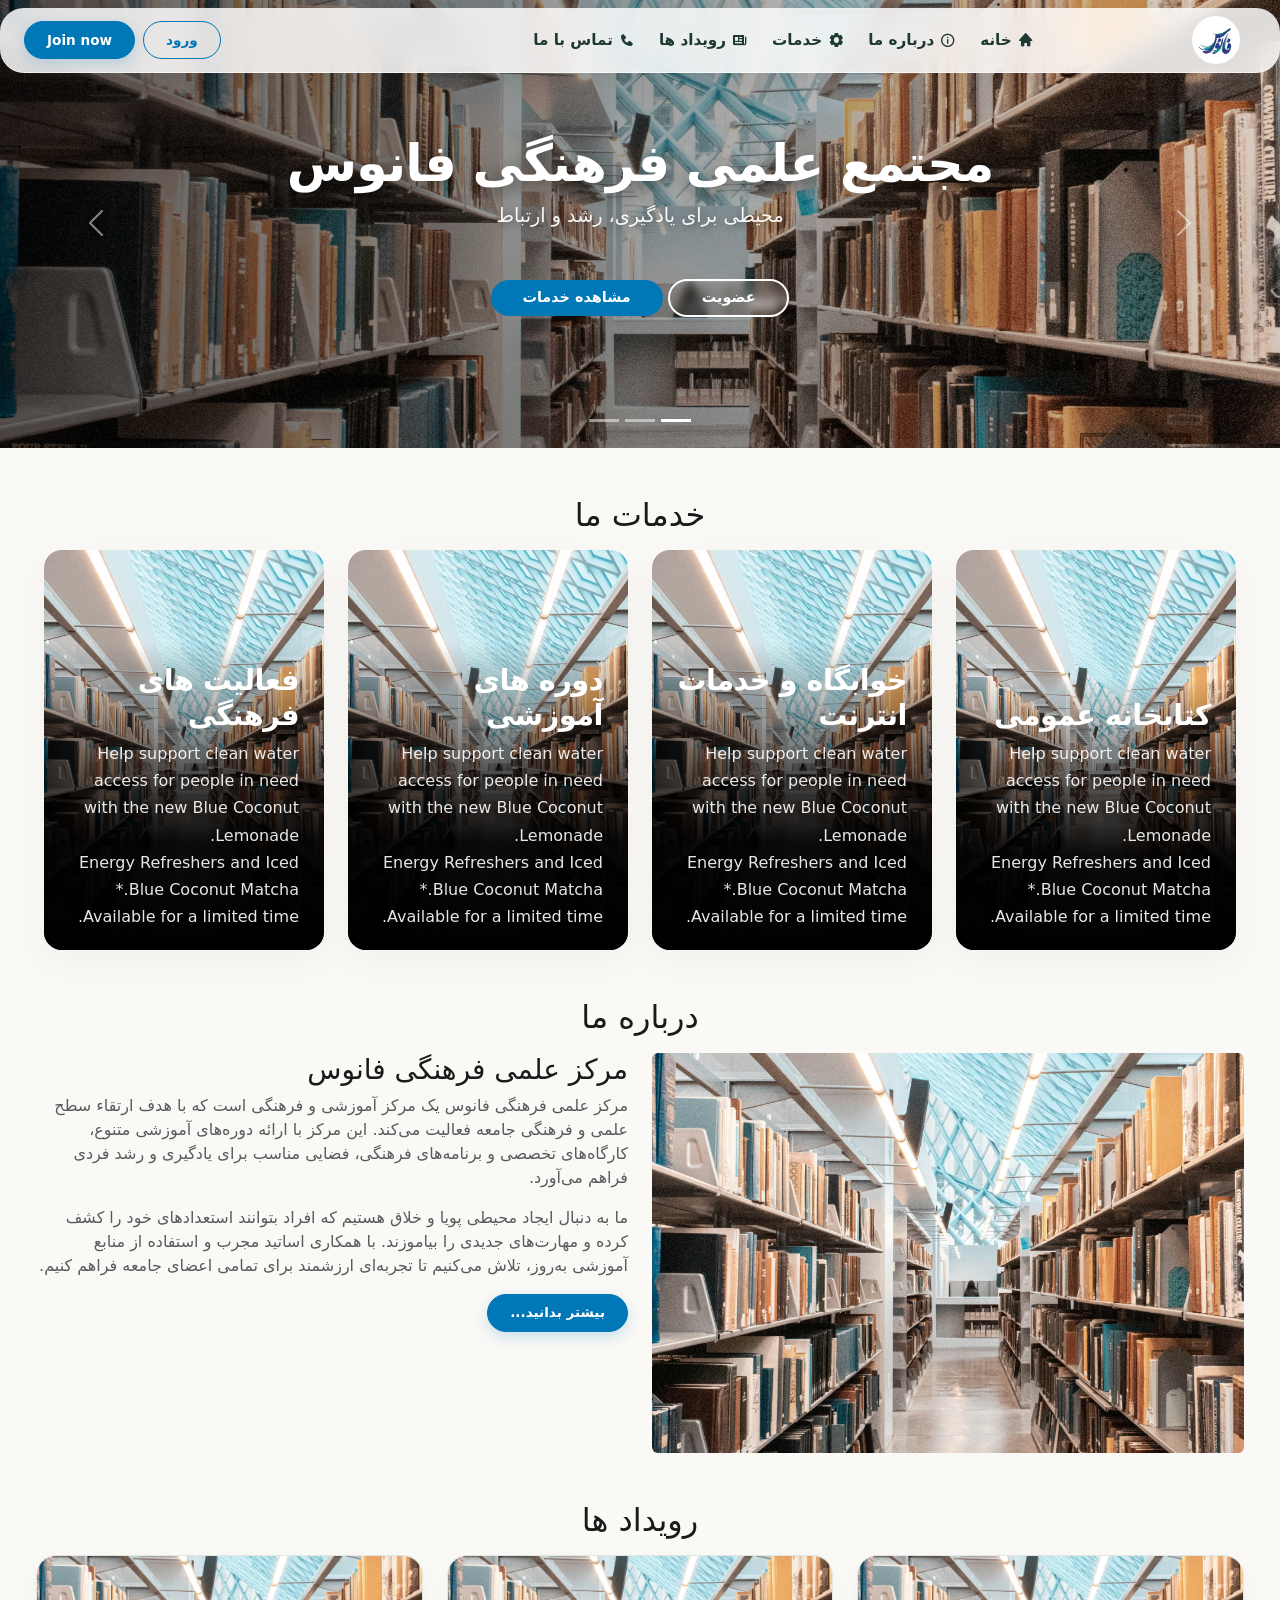
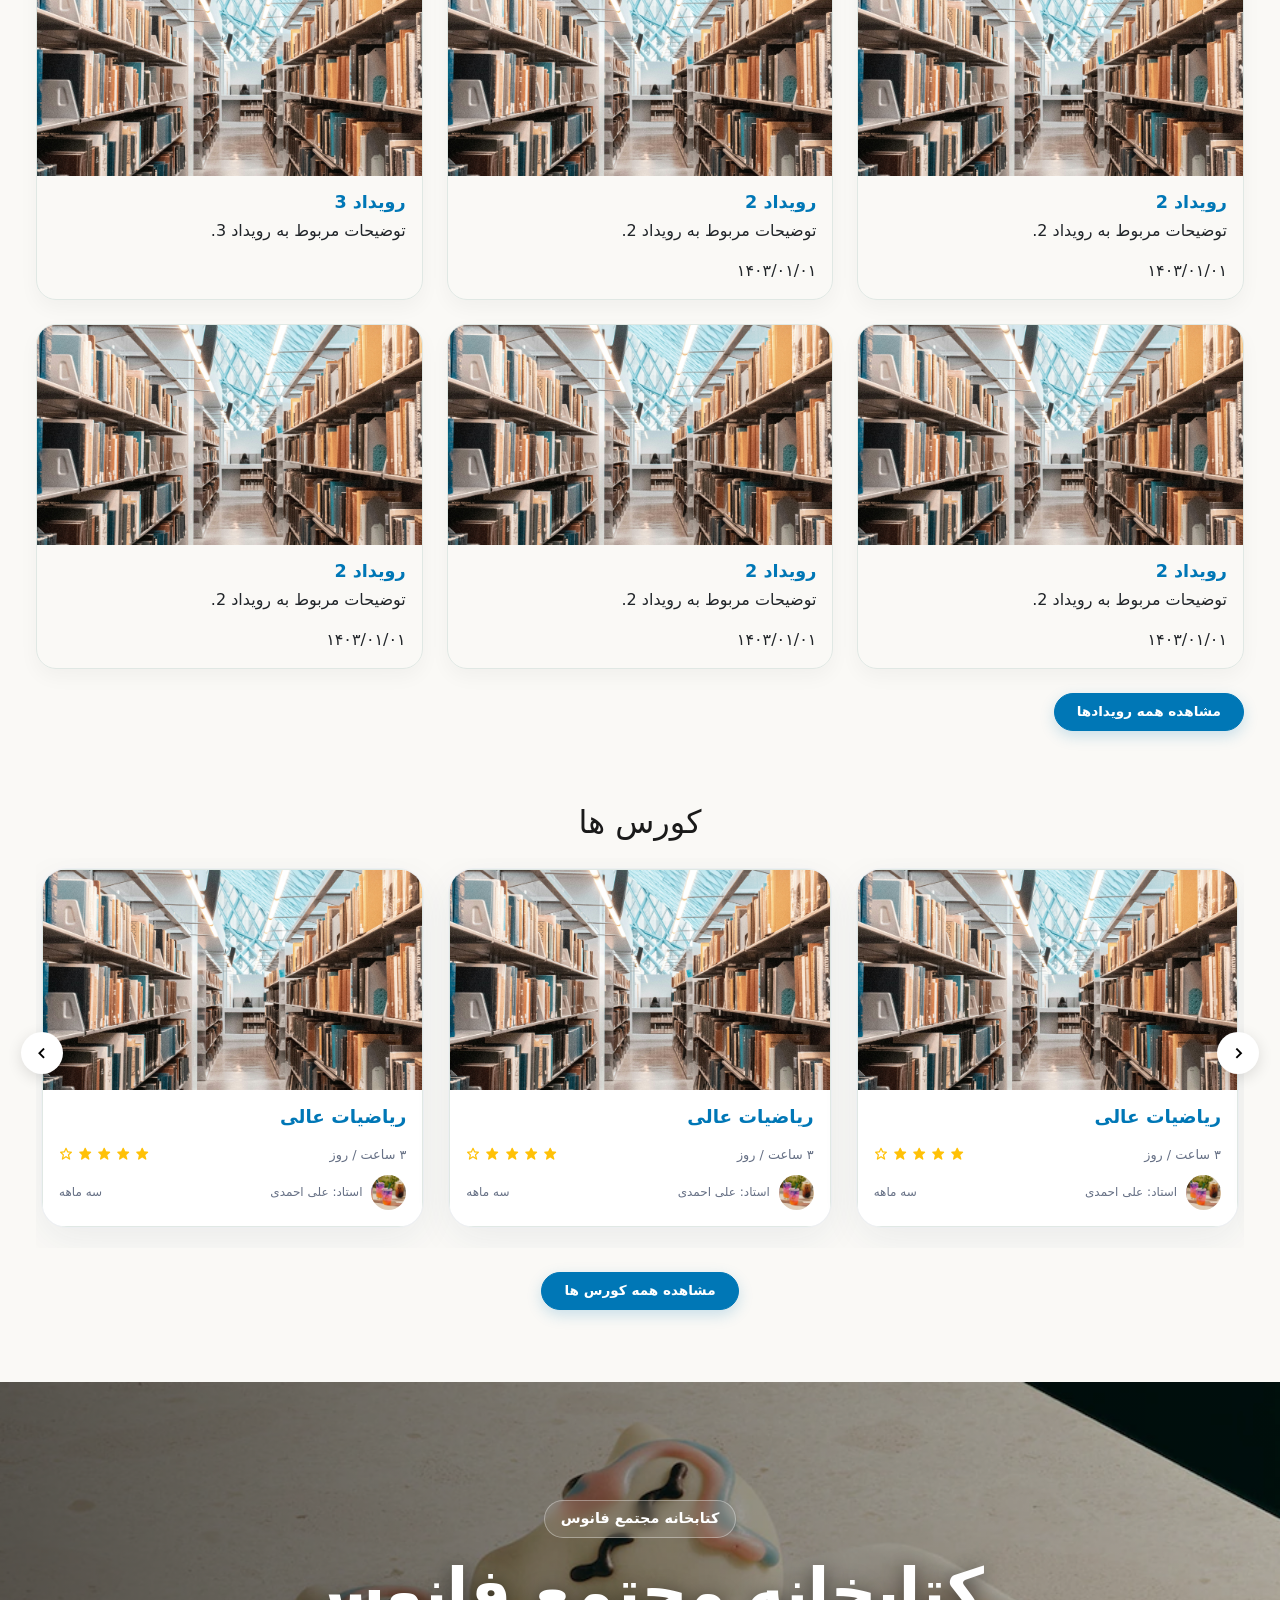
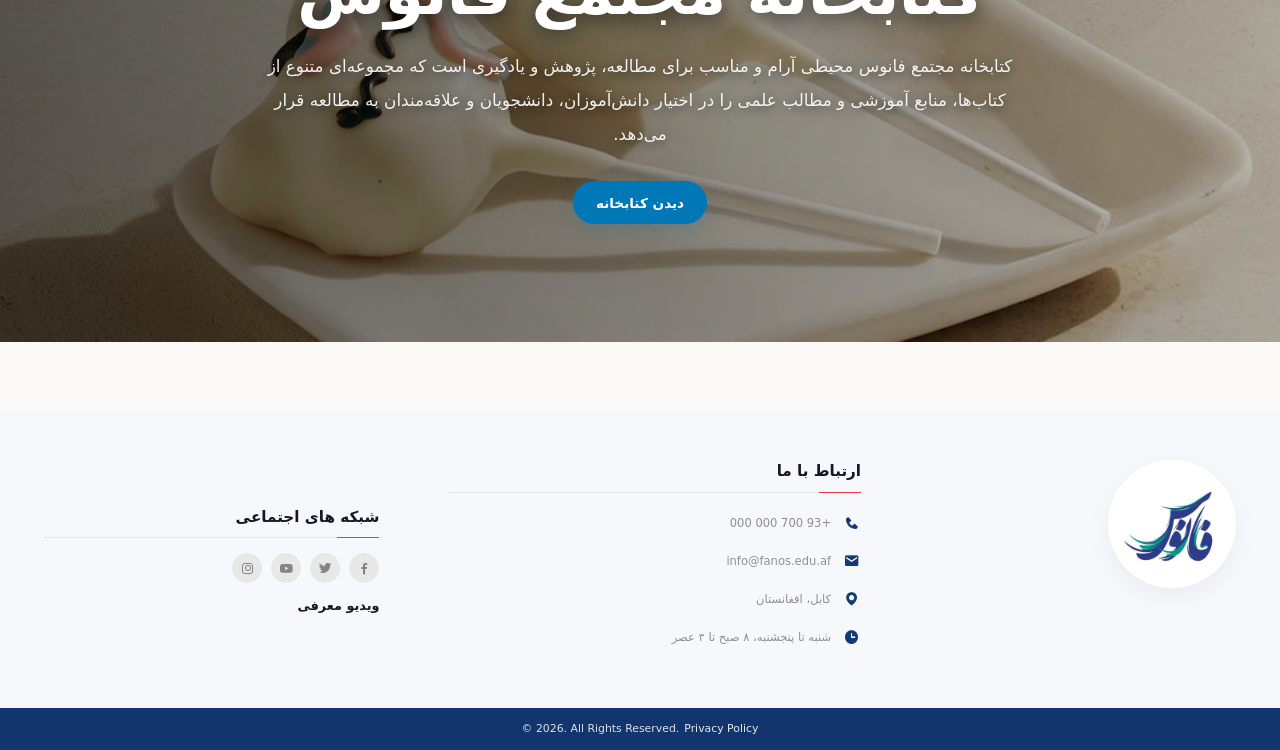
<file: index.html>
<!DOCTYPE html>
<html lang="en">

<head>
    <meta charset="UTF-8" />
    <meta name="viewport" content="width=device-width, initial-scale=1.0" />

    <title>Starbucks®</title>

    <link rel="stylesheet" href="https://cdn.jsdelivr.net/npm/boxicons@2.0.9/css/boxicons.min.css">

    <link
        href="https://cdn.jsdelivr.net/npm/bootstrap@5.3.0/dist/css/bootstrap.min.css"
        rel="stylesheet"
    />

    <link rel="preconnect" href="https://fonts.googleapis.com" />
    <link rel="preconnect" href="https://fonts.gstatic.com" crossorigin />

    <link
        href="https://fonts.googleapis.com/css2?family=Inter:opsz,wght@14..32,300;14..32,400;14..32,600;14..32,700;14..32,800&display=swap"
        rel="stylesheet"
    />

    <link rel="stylesheet" href="../assests/css/style.css" />
</head>

<body>

<!-- Navbar -->
<div id="navbar"></div>


<!-- Hero Section -->

<div
    id="heroCarousel"
    class="carousel slide hero-carousel"
    data-bs-ride="carousel"
>

    <div class="carousel-indicators">

        <button
            type="button"
            data-bs-target="#heroCarousel"
            data-bs-slide-to="0"
            class="active"
        ></button>

        <button
            type="button"
            data-bs-target="#heroCarousel"
            data-bs-slide-to="1"
        ></button>

        <button
            type="button"
            data-bs-target="#heroCarousel"
            data-bs-slide-to="2"
        ></button>

    </div>


    <div class="carousel-inner">

        <div
            class="carousel-item active"
            style="background-image: url(../assests/images/shunya-koide-1emWndlDHs0-unsplash.jpg);"
        >

            <div class="container h-100 d-flex align-items-center">

                <div class="carousel-caption">

                    <h2>مجتمع علمی فرهنگی فانوس</h2>

                    <p class="text-white">
                        محیطی برای یادگیری، رشد و ارتباط
                    </p>

                    <div class="hero-btns">

                        <button class="btn btn-hero">
                            عضویت
                        </button>

                        <button class="btn btn-hero btn-hero-dark">
                            مشاهده خدمات
                        </button>

                    </div>

                </div>

            </div>

        </div>


        <div
            class="carousel-item"
            style="background-image: url(./assests/images/shunya-koide-1emWndlDHs0-unsplash.jpg);"
        >

            <div class="container h-100 d-flex">

                <div class="carousel-caption">

                    <h2>مجتمع علمی فرهنگی فانوس</h2>

                    <p class="text-white">
                        محیطی برای یادگیری، رشد و ارتباط
                    </p>

                    <div class="hero-btns">

                        <button class="btn btn-hero">
                            عضویت
                        </button>

                        <button class="btn btn-hero btn-hero-dark">
                            مشاهده خدمات
                        </button>

                    </div>

                </div>

            </div>

        </div>


        <div
            class="carousel-item"
            style="background-image: url(../assests/images/enrico-bet-lc7xcWebECc-unsplash.jpg);"
        >

            <div class="container h-100 d-flex align-items-center">

                <div class="carousel-caption">

                    <h2>محتمع علمی فرهنگی فانوس</h2>

                    <p class="text-white">
                        محیطی برای یادگیری، رشد و ارتباط
                    </p>

                    <div class="hero-btns">

                        <button class="btn btn-hero">
                            عضویت
                        </button>

                        <button class="btn btn-hero btn-hero-dark">
                            مشاهده خدمات
                        </button>

                    </div>

                </div>

            </div>

        </div>

    </div>


    <button
        class="carousel-control-prev"
        type="button"
        data-bs-target="#heroCarousel"
        data-bs-slide="prev"
    >
        <span class="carousel-control-prev-icon"></span>
    </button>


    <button
        class="carousel-control-next"
        type="button"
        data-bs-target="#heroCarousel"
        data-bs-slide="next"
    >
        <span class="carousel-control-next-icon"></span>
    </button>

</div>


<!-- Main Section -->

<div class="container my-5 px-4">

    <h2 class="text-center my-3">
        خدمات ما
    </h2>

    <div class="row g-4">

        <div class="col-md-3">

            <div
                class="section-block"
                style="background-image: url('../assests/images/shunya-koide-1emWndlDHs0-unsplash.jpg');"
            >

                <div class="details">

                    <h2>
                        کتابخانه عمومی
                    </h2>

                    <p>
                        Help support clean water access for people in need
                        with the new Blue Coconut Lemonade.
                        <br>
                        Energy Refreshers and Iced Blue Coconut Matcha.*
                        <br>
                        Available for a limited time.
                    </p>

                </div>

            </div>

        </div>


        <div class="col-md-3">

            <div
                class="section-block"
                style="background-image: url('../assests/images/shunya-koide-1emWndlDHs0-unsplash.jpg');"
            >

                <div class="details">

                    <h2>
                        خوابگاه و خدمات انترنت
                    </h2>

                    <p>
                        Help support clean water access for people in need
                        with the new Blue Coconut Lemonade.
                        <br>
                        Energy Refreshers and Iced Blue Coconut Matcha.*
                        <br>
                        Available for a limited time.
                    </p>

                </div>

            </div>

        </div>


        <div class="col-md-3">

            <div
                class="section-block"
                style="background-image: url('../assests/images/shunya-koide-1emWndlDHs0-unsplash.jpg');"
            >

                <div class="details">

                    <h2>
                        دوره های آموزشی
                    </h2>

                    <p>
                        Help support clean water access for people in need
                        with the new Blue Coconut Lemonade.
                        <br>
                        Energy Refreshers and Iced Blue Coconut Matcha.*
                        <br>
                        Available for a limited time.
                    </p>

                </div>

            </div>

        </div>


        <div class="col-md-3">

            <div
                class="section-block"
                style="background-image: url('../assests/images/shunya-koide-1emWndlDHs0-unsplash.jpg');"
            >

                <div class="details">

                    <h2>
                        فعالیت های فرهنگی
                    </h2>

                    <p>
                        Help support clean water access for people in need
                        with the new Blue Coconut Lemonade.
                        <br>
                        Energy Refreshers and Iced Blue Coconut Matcha.*
                        <br>
                        Available for a limited time.
                    </p>

                </div>

            </div>

        </div>

    </div>

</div>


<section class="container px-3 my-5">

    <h2 class="text-center my-3">
        درباره ما
    </h2>

    <div class="row g-4">

        <div class="col-md-6">

            <img
                src="../assests/images/shunya-koide-1emWndlDHs0-unsplash.jpg"
                class="about-img img-fluid rounded"
                alt="About Us"
            />

        </div>


        <div class="col-md-6">

            <h3>
                مرکز علمی فرهنگی فانوس
            </h3>

            <p class="text-muted">
                مرکز علمی فرهنگی فانوس یک مرکز آموزشی و فرهنگی است که با هدف ارتقاء سطح علمی و فرهنگی جامعه فعالیت می‌کند. این مرکز با ارائه دوره‌های آموزشی متنوع، کارگاه‌های تخصصی و برنامه‌های فرهنگی، فضایی مناسب برای یادگیری و رشد فردی فراهم می‌آورد.
            </p>

            <p class="text-muted">
                ما به دنبال ایجاد محیطی پویا و خلاق هستیم که افراد بتوانند استعدادهای خود را کشف کرده و مهارت‌های جدیدی را بیاموزند. با همکاری اساتید مجرب و استفاده از منابع آموزشی به‌روز، تلاش می‌کنیم تا تجربه‌ای ارزشمند برای تمامی اعضای جامعه فراهم کنیم.
            </p>

            <a href="about.html" class="btn btn-dark-custom">
                بیشتر بدانید...
            </a>

        </div>

    </div>

</section>


<section class="container px-3 my-5">

    <h2 class="text-center my-3">
        رویداد ها
    </h2>

    <div class="row g-4">

        <div class="col-md-4">

            <div class="card">

                <img
                    src="../assests/images/shunya-koide-1emWndlDHs0-unsplash.jpg"
                    class="card-img-top"
                    alt="Event 2"
                >

                <div class="card-body">

                    <h5 class="card-title">
                        رویداد 2
                    </h5>

                    <p class="card-text">
                        توضیحات مربوط به رویداد 2.
                    </p>

                    <span class="date">
                        <i class="bi-calendar"></i>
                        ۱۴۰۳/۰۱/۰۱
                    </span>

                </div>

            </div>

        </div>


        <div class="col-md-4">

            <div class="card">

                <img
                    src="../assests/images/shunya-koide-1emWndlDHs0-unsplash.jpg"
                    class="card-img-top"
                    alt="Event 2"
                >

                <div class="card-body">

                    <h5 class="card-title">
                        رویداد 2
                    </h5>

                    <p class="card-text">
                        توضیحات مربوط به رویداد 2.
                    </p>

                    <span class="date">
                        <i class="bi-calendar"></i>
                        ۱۴۰۳/۰۱/۰۱
                    </span>

                </div>

            </div>

        </div>


        <div class="col-md-4">

            <div class="card">

                <img
                    src="../assests/images/shunya-koide-1emWndlDHs0-unsplash.jpg"
                    class="card-img-top"
                    alt="Event 3"
                >

                <div class="card-body">

                    <h5 class="card-title">
                        رویداد 3
                    </h5>

                    <p class="card-text">
                        توضیحات مربوط به رویداد 3.
                    </p>

                </div>

            </div>

        </div>


        <div class="col-md-4">

            <div class="card">

                <img
                    src="../assests/images/shunya-koide-1emWndlDHs0-unsplash.jpg"
                    class="card-img-top"
                    alt="Event 2"
                >

                <div class="card-body">

                    <h5 class="card-title">
                        رویداد 2
                    </h5>

                    <p class="card-text">
                        توضیحات مربوط به رویداد 2.
                    </p>

                    <span class="date">
                        <i class="bi-calendar"></i>
                        ۱۴۰۳/۰۱/۰۱
                    </span>

                </div>

            </div>

        </div>


        <div class="col-md-4">

            <div class="card">

                <img
                    src="../assests/images/shunya-koide-1emWndlDHs0-unsplash.jpg"
                    class="card-img-top"
                    alt="Event 2"
                >

                <div class="card-body">

                    <h5 class="card-title">
                        رویداد 2
                    </h5>

                    <p class="card-text">
                        توضیحات مربوط به رویداد 2.
                    </p>

                    <span class="date">
                        <i class="bi-calendar"></i>
                        ۱۴۰۳/۰۱/۰۱
                    </span>

                </div>

            </div>

        </div>


        <div class="col-md-4">

            <div class="card">

                <img
                    src="../assests/images/shunya-koide-1emWndlDHs0-unsplash.jpg"
                    class="card-img-top"
                    alt="Event 2"
                >

                <div class="card-body">

                    <h5 class="card-title">
                        رویداد 2
                    </h5>

                    <p class="card-text">
                        توضیحات مربوط به رویداد 2.
                    </p>

                    <span class="date">
                        <i class="bi-calendar"></i>
                        ۱۴۰۳/۰۱/۰۱
                    </span>

                </div>

            </div>

        </div>

    </div>


    <a href="news.html" class="btn btn-dark-custom my-4">
        مشاهده همه رویدادها
    </a>

</section>


<!-- Courses -->

<section class="container px-3 my-5 courses-section">

    <h2 class="text-center my-3">
        کورس ها
    </h2>

    <div class="courses-carousel">

        <button
            class="carousel-btn prev-btn"
            type="button"
        >
            <i class="bx bx-chevron-left"></i>
        </button>


        <div class="courses-viewport">

            <div class="courses-track">

                <div class="course-card">

                    <div class="card">

                        <img
                            src="../assests/images/shunya-koide-1emWndlDHs0-unsplash.jpg"
                            class="card-img-top"
                            alt="ریاضیات عالی"
                        >

                        <div class="card-body">

                            <h5 class="card-title">
                                ریاضیات عالی
                            </h5>

                            <div class="d-flex justify-content-between align-items-center">

                                <p class="card-text">
                                    ۳ ساعت / روز
                                    <i class="bx bx-clock"></i>
                                </p>

                                <div class="stars">
                                    <i class="bx bxs-star"></i>
                                    <i class="bx bxs-star"></i>
                                    <i class="bx bxs-star"></i>
                                    <i class="bx bxs-star"></i>
                                    <i class="bx bx-star"></i>
                                </div>

                            </div>


                            <div class="teacher-info d-flex align-items-center justify-content-between mt-2">

                                <div>

                                    <img
                                        src="../assests/images/137-108288.webp"
                                        class="teacher-img"
                                        alt="Teacher"
                                    >

                                    <span class="teacher-name">
                                        استاد: علی احمدی
                                    </span>

                                </div>

                                <div>

                                    <i class="bx bxs-date"></i>

                                    <span>
                                        سه ماهه
                                    </span>

                                </div>

                            </div>

                        </div>

                    </div>

                </div>


                <div class="course-card">

                    <div class="card">

                        <img
                            src="../assests/images/shunya-koide-1emWndlDHs0-unsplash.jpg"
                            class="card-img-top"
                            alt="ریاضیات عالی"
                        >

                        <div class="card-body">

                            <h5 class="card-title">
                                ریاضیات عالی
                            </h5>

                            <div class="d-flex justify-content-between align-items-center">

                                <p class="card-text">
                                    ۳ ساعت / روز
                                    <i class="bx bx-clock"></i>
                                </p>

                                <div class="stars">
                                    <i class="bx bxs-star"></i>
                                    <i class="bx bxs-star"></i>
                                    <i class="bx bxs-star"></i>
                                    <i class="bx bxs-star"></i>
                                    <i class="bx bx-star"></i>
                                </div>

                            </div>

                            <div class="teacher-info d-flex align-items-center justify-content-between mt-2">

                                <div>

                                    <img
                                        src="../assests/images/137-108288.webp"
                                        class="teacher-img"
                                        alt="Teacher"
                                    >

                                    <span class="teacher-name">
                                        استاد: علی احمدی
                                    </span>

                                </div>

                                <div>

                                    <i class="bx bxs-date"></i>

                                    <span>
                                        سه ماهه
                                    </span>

                                </div>

                            </div>

                        </div>

                    </div>

                </div>


                <div class="course-card">

                    <div class="card">

                        <img
                            src="../assests/images/shunya-koide-1emWndlDHs0-unsplash.jpg"
                            class="card-img-top"
                            alt="ریاضیات عالی"
                        >

                        <div class="card-body">

                            <h5 class="card-title">
                                ریاضیات عالی
                            </h5>

                            <div class="d-flex justify-content-between align-items-center">

                                <p class="card-text">
                                    ۳ ساعت / روز
                                    <i class="bx bx-clock"></i>
                                </p>

                                <div class="stars">
                                    <i class="bx bxs-star"></i>
                                    <i class="bx bxs-star"></i>
                                    <i class="bx bxs-star"></i>
                                    <i class="bx bxs-star"></i>
                                    <i class="bx bx-star"></i>
                                </div>

                            </div>

                            <div class="teacher-info d-flex align-items-center justify-content-between mt-2">

                                <div>

                                    <img
                                        src="../assests/images/137-108288.webp"
                                        class="teacher-img"
                                        alt="Teacher"
                                    >

                                    <span class="teacher-name">
                                        استاد: علی احمدی
                                    </span>

                                </div>

                                <div>

                                    <i class="bx bxs-date"></i>

                                    <span>
                                        سه ماهه
                                    </span>

                                </div>

                            </div>

                        </div>

                    </div>

                </div>


                <div class="course-card">

                    <div class="card">

                        <img
                            src="../assests/images/shunya-koide-1emWndlDHs0-unsplash.jpg"
                            class="card-img-top"
                            alt="ریاضیات عالی"
                        >

                        <div class="card-body">

                            <h5 class="card-title">
                                ریاضیات عالی
                            </h5>

                            <div class="d-flex justify-content-between align-items-center">

                                <p class="card-text">
                                    ۳ ساعت / روز
                                    <i class="bx bx-clock"></i>
                                </p>

                                <div class="stars">
                                    <i class="bx bxs-star"></i>
                                    <i class="bx bxs-star"></i>
                                    <i class="bx bxs-star"></i>
                                    <i class="bx bxs-star"></i>
                                    <i class="bx bx-star"></i>
                                </div>

                            </div>

                            <div class="teacher-info d-flex align-items-center justify-content-between mt-2">

                                <div>

                                    <img
                                        src="../assests/images/137-108288.webp"
                                        class="teacher-img"
                                        alt="Teacher"
                                    >

                                    <span class="teacher-name">
                                        استاد: علی احمدی
                                    </span>

                                </div>

                                <div>

                                    <i class="bx bxs-date"></i>

                                    <span>
                                        سه ماهه
                                    </span>

                                </div>

                            </div>

                        </div>

                    </div>

                </div>

            </div>

        </div>


        <button
            class="carousel-btn next-btn"
            type="button"
        >
            <i class="bx bx-chevron-right"></i>
        </button>

    </div>


    <div class="text-center">

        <a href="courses.html" class="btn btn-dark-custom my-4">
            مشاهده همه کورس ها
        </a>

    </div>

</section>


<!-- Library Section -->

<section class="library-section">

    <div class="library-overlay"></div>

    <div class="container position-relative">

        <div class="row min-vh-75 align-items-center justify-content-center">

            <div class="col-lg-8 text-center text-white">

                <span class="library-label">
                    کتابخانه مجتمع فانوس
                </span>

                <h1 class="library-title">
                    کتابخانه مجتمع فانوس
                </h1>

                <p class="library-description">
                    کتابخانه مجتمع فانوس محیطی آرام و مناسب برای مطالعه،
                    پژوهش و یادگیری است که مجموعه‌ای متنوع از کتاب‌ها،
                    منابع آموزشی و مطالب علمی را در اختیار دانش‌آموزان،
                    دانشجویان و علاقه‌مندان به مطالعه قرار می‌دهد.
                </p>

                <a
                    href="library.html"
                    class="btn btn-dark-custom"
                >
                    دیدن کتابخانه
                    <i class="bi bi-arrow-left"></i>
                </a>

            </div>

        </div>

    </div>

</section>


<footer id="footer"></footer>


<script src="../assests/js/script.js"></script>

<script src="https://cdn.jsdelivr.net/npm/bootstrap@5.3.0/dist/js/bootstrap.bundle.min.js"></script>

</body>

</html>
</file>
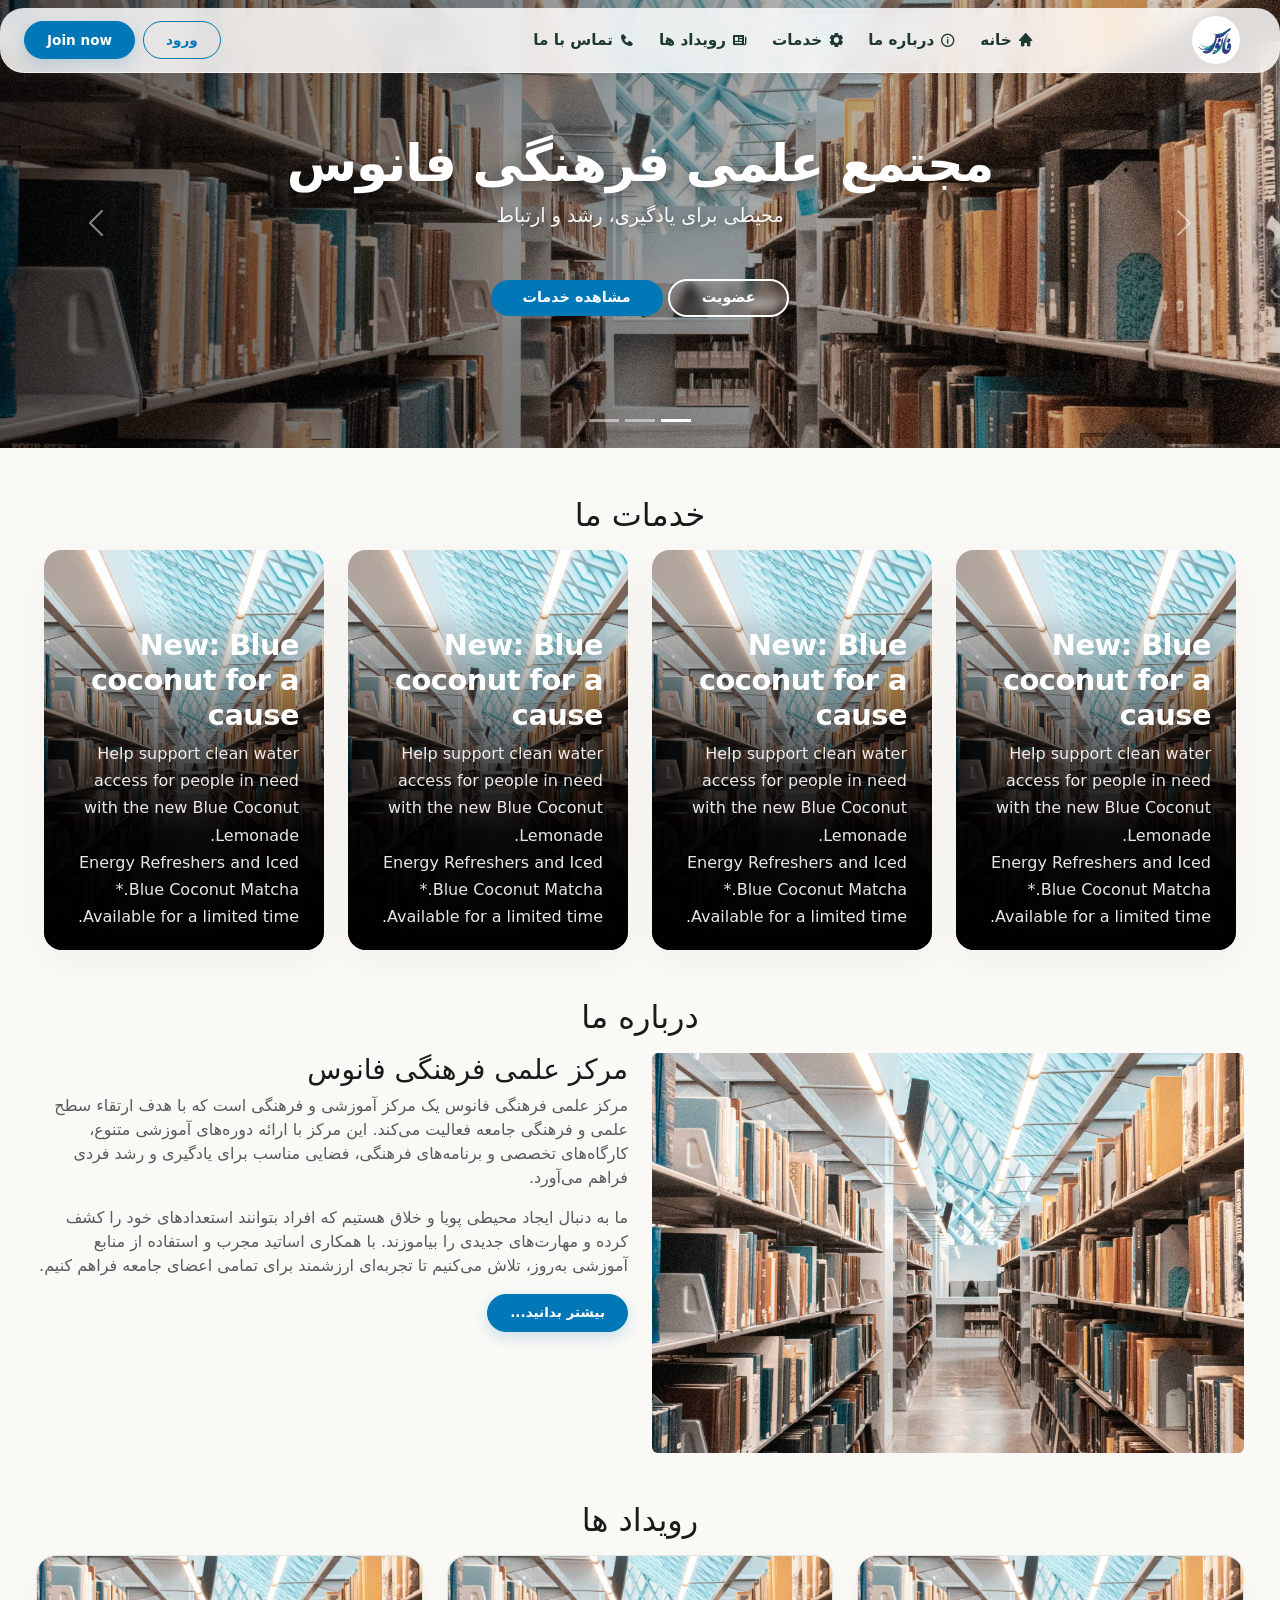
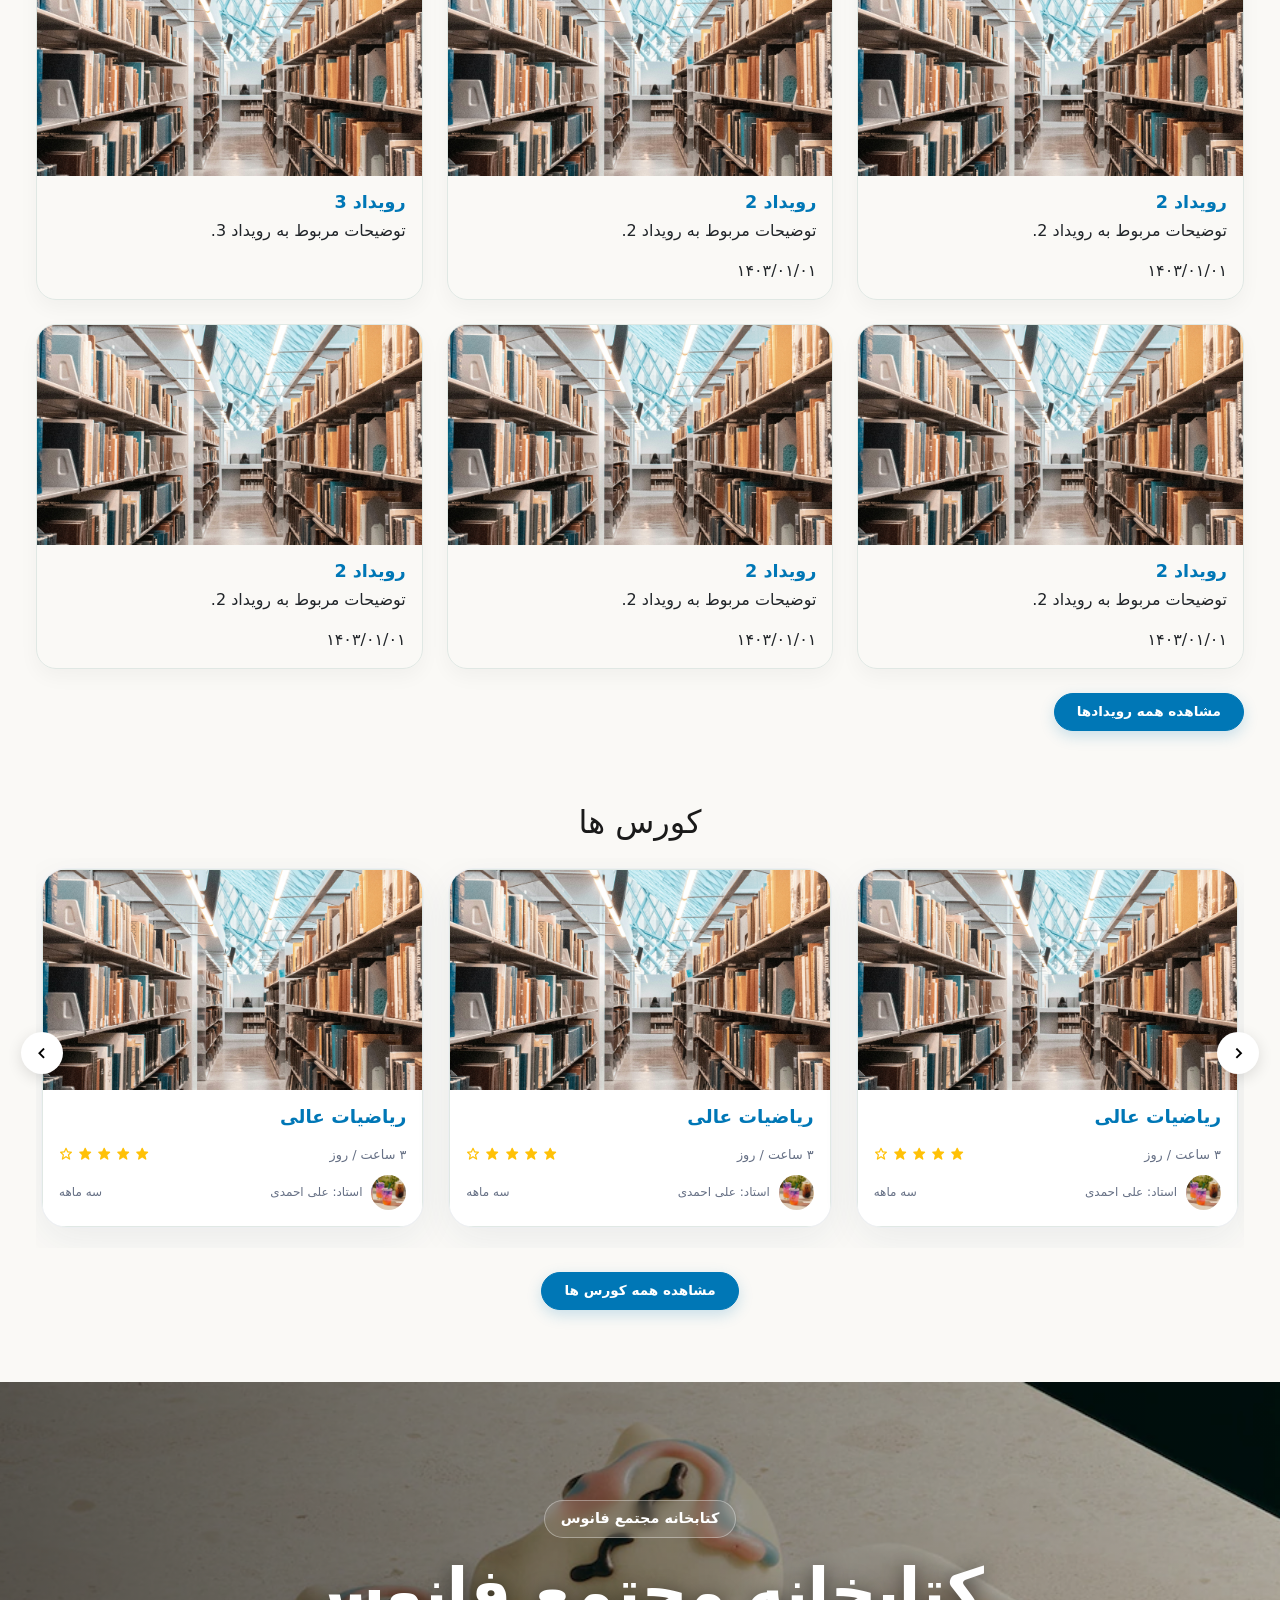
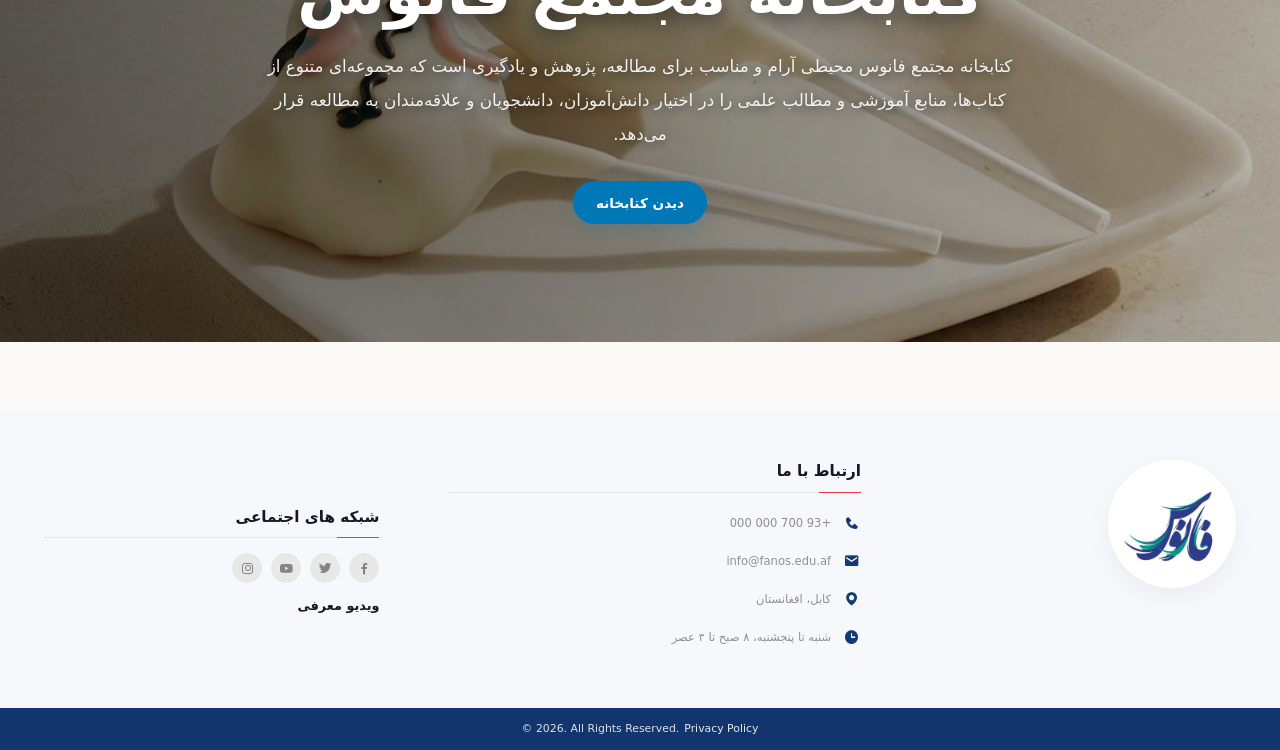
<file: pages/index.html>
<!DOCTYPE html>
<html lang="en">

<head>
    <meta charset="UTF-8" />
    <meta name="viewport" content="width=device-width, initial-scale=1.0" />

    <title>Starbucks®</title>

    <link rel="stylesheet" href="https://cdn.jsdelivr.net/npm/boxicons@2.0.9/css/boxicons.min.css">

    <link
        href="https://cdn.jsdelivr.net/npm/bootstrap@5.3.0/dist/css/bootstrap.min.css"
        rel="stylesheet"
    />

    <link rel="preconnect" href="https://fonts.googleapis.com" />
    <link rel="preconnect" href="https://fonts.gstatic.com" crossorigin />

    <link
        href="https://fonts.googleapis.com/css2?family=Inter:opsz,wght@14..32,300;14..32,400;14..32,600;14..32,700;14..32,800&display=swap"
        rel="stylesheet"
    />

    <link rel="stylesheet" href="../assests/css/style.css" />
</head>

<body>

<!-- Navbar -->
<div id="navbar"></div>


<!-- Hero Section -->

<div
    id="heroCarousel"
    class="carousel slide hero-carousel"
    data-bs-ride="carousel"
>

    <div class="carousel-indicators">

        <button
            type="button"
            data-bs-target="#heroCarousel"
            data-bs-slide-to="0"
            class="active"
        ></button>

        <button
            type="button"
            data-bs-target="#heroCarousel"
            data-bs-slide-to="1"
        ></button>

        <button
            type="button"
            data-bs-target="#heroCarousel"
            data-bs-slide-to="2"
        ></button>

    </div>


    <div class="carousel-inner">

        <div
            class="carousel-item active"
            style="background-image: url(../assests/images/shunya-koide-1emWndlDHs0-unsplash.jpg);"
        >

            <div class="container h-100 d-flex align-items-center">

                <div class="carousel-caption">

                    <h2>مجتمع علمی فرهنگی فانوس</h2>

                    <p class="text-white">
                        محیطی برای یادگیری، رشد و ارتباط
                    </p>

                    <div class="hero-btns">

                        <button class="btn btn-hero">
                            عضویت
                        </button>

                        <button class="btn btn-hero btn-hero-dark">
                            مشاهده خدمات
                        </button>

                    </div>

                </div>

            </div>

        </div>


        <div
            class="carousel-item"
            style="background-image: url(../assests/images/shunya-koide-1emWndlDHs0-unsplash.jpg);"
        >

            <div class="container h-100 d-flex">

                <div class="carousel-caption">

                    <h2>مجتمع علمی فرهنگی فانوس</h2>

                    <p class="text-white">
                        محیطی برای یادگیری، رشد و ارتباط
                    </p>

                    <div class="hero-btns">

                        <button class="btn btn-hero">
                            عضویت
                        </button>

                        <button class="btn btn-hero btn-hero-dark">
                            مشاهده خدمات
                        </button>

                    </div>

                </div>

            </div>

        </div>


        <div
            class="carousel-item"
            style="background-image: url(../assests/images/enrico-bet-lc7xcWebECc-unsplash.jpg);"
        >

            <div class="container h-100 d-flex align-items-center">

                <div class="carousel-caption">

                    <h2>محتمع علمی فرهنگی فانوس</h2>

                    <p class="text-white">
                        محیطی برای یادگیری، رشد و ارتباط
                    </p>

                    <div class="hero-btns">

                        <button class="btn btn-hero">
                            عضویت
                        </button>

                        <button class="btn btn-hero btn-hero-dark">
                            مشاهده خدمات
                        </button>

                    </div>

                </div>

            </div>

        </div>

    </div>


    <button
        class="carousel-control-prev"
        type="button"
        data-bs-target="#heroCarousel"
        data-bs-slide="prev"
    >
        <span class="carousel-control-prev-icon"></span>
    </button>


    <button
        class="carousel-control-next"
        type="button"
        data-bs-target="#heroCarousel"
        data-bs-slide="next"
    >
        <span class="carousel-control-next-icon"></span>
    </button>

</div>


<!-- Main Section -->

<div class="container my-5 px-4">

    <h2 class="text-center my-3">
        خدمات ما
    </h2>

    <div class="row g-4">

        <div class="col-md-3">

            <div
                class="section-block"
                style="background-image: url('../assests/images/shunya-koide-1emWndlDHs0-unsplash.jpg');"
            >

                <div class="details">

                    <h2>
                        New: Blue coconut for a cause
                    </h2>

                    <p>
                        Help support clean water access for people in need
                        with the new Blue Coconut Lemonade.
                        <br>
                        Energy Refreshers and Iced Blue Coconut Matcha.*
                        <br>
                        Available for a limited time.
                    </p>

                </div>

            </div>

        </div>


        <div class="col-md-3">

            <div
                class="section-block"
                style="background-image: url('../assests/images/shunya-koide-1emWndlDHs0-unsplash.jpg');"
            >

                <div class="details">

                    <h2>
                        New: Blue coconut for a cause
                    </h2>

                    <p>
                        Help support clean water access for people in need
                        with the new Blue Coconut Lemonade.
                        <br>
                        Energy Refreshers and Iced Blue Coconut Matcha.*
                        <br>
                        Available for a limited time.
                    </p>

                </div>

            </div>

        </div>


        <div class="col-md-3">

            <div
                class="section-block"
                style="background-image: url('../assests/images/shunya-koide-1emWndlDHs0-unsplash.jpg');"
            >

                <div class="details">

                    <h2>
                        New: Blue coconut for a cause
                    </h2>

                    <p>
                        Help support clean water access for people in need
                        with the new Blue Coconut Lemonade.
                        <br>
                        Energy Refreshers and Iced Blue Coconut Matcha.*
                        <br>
                        Available for a limited time.
                    </p>

                </div>

            </div>

        </div>


        <div class="col-md-3">

            <div
                class="section-block"
                style="background-image: url('../assests/images/shunya-koide-1emWndlDHs0-unsplash.jpg');"
            >

                <div class="details">

                    <h2>
                        New: Blue coconut for a cause
                    </h2>

                    <p>
                        Help support clean water access for people in need
                        with the new Blue Coconut Lemonade.
                        <br>
                        Energy Refreshers and Iced Blue Coconut Matcha.*
                        <br>
                        Available for a limited time.
                    </p>

                </div>

            </div>

        </div>

    </div>

</div>


<section class="container px-3 my-5">

    <h2 class="text-center my-3">
        درباره ما
    </h2>

    <div class="row g-4">

        <div class="col-md-6">

            <img
                src="../assests/images/shunya-koide-1emWndlDHs0-unsplash.jpg"
                class="about-img img-fluid rounded"
                alt="About Us"
            />

        </div>


        <div class="col-md-6">

            <h3>
                مرکز علمی فرهنگی فانوس
            </h3>

            <p class="text-muted">
                مرکز علمی فرهنگی فانوس یک مرکز آموزشی و فرهنگی است که با هدف ارتقاء سطح علمی و فرهنگی جامعه فعالیت می‌کند. این مرکز با ارائه دوره‌های آموزشی متنوع، کارگاه‌های تخصصی و برنامه‌های فرهنگی، فضایی مناسب برای یادگیری و رشد فردی فراهم می‌آورد.
            </p>

            <p class="text-muted">
                ما به دنبال ایجاد محیطی پویا و خلاق هستیم که افراد بتوانند استعدادهای خود را کشف کرده و مهارت‌های جدیدی را بیاموزند. با همکاری اساتید مجرب و استفاده از منابع آموزشی به‌روز، تلاش می‌کنیم تا تجربه‌ای ارزشمند برای تمامی اعضای جامعه فراهم کنیم.
            </p>

            <a href="about.html" class="btn btn-dark-custom">
                بیشتر بدانید...
            </a>

        </div>

    </div>

</section>


<section class="container px-3 my-5">

    <h2 class="text-center my-3">
        رویداد ها
    </h2>

    <div class="row g-4">

        <div class="col-md-4">

            <div class="card">

                <img
                    src="../assests/images/shunya-koide-1emWndlDHs0-unsplash.jpg"
                    class="card-img-top"
                    alt="Event 2"
                >

                <div class="card-body">

                    <h5 class="card-title">
                        رویداد 2
                    </h5>

                    <p class="card-text">
                        توضیحات مربوط به رویداد 2.
                    </p>

                    <span class="date">
                        <i class="bi-calendar"></i>
                        ۱۴۰۳/۰۱/۰۱
                    </span>

                </div>

            </div>

        </div>


        <div class="col-md-4">

            <div class="card">

                <img
                    src="../assests/images/shunya-koide-1emWndlDHs0-unsplash.jpg"
                    class="card-img-top"
                    alt="Event 2"
                >

                <div class="card-body">

                    <h5 class="card-title">
                        رویداد 2
                    </h5>

                    <p class="card-text">
                        توضیحات مربوط به رویداد 2.
                    </p>

                    <span class="date">
                        <i class="bi-calendar"></i>
                        ۱۴۰۳/۰۱/۰۱
                    </span>

                </div>

            </div>

        </div>


        <div class="col-md-4">

            <div class="card">

                <img
                    src="../assests/images/shunya-koide-1emWndlDHs0-unsplash.jpg"
                    class="card-img-top"
                    alt="Event 3"
                >

                <div class="card-body">

                    <h5 class="card-title">
                        رویداد 3
                    </h5>

                    <p class="card-text">
                        توضیحات مربوط به رویداد 3.
                    </p>

                </div>

            </div>

        </div>


        <div class="col-md-4">

            <div class="card">

                <img
                    src="../assests/images/shunya-koide-1emWndlDHs0-unsplash.jpg"
                    class="card-img-top"
                    alt="Event 2"
                >

                <div class="card-body">

                    <h5 class="card-title">
                        رویداد 2
                    </h5>

                    <p class="card-text">
                        توضیحات مربوط به رویداد 2.
                    </p>

                    <span class="date">
                        <i class="bi-calendar"></i>
                        ۱۴۰۳/۰۱/۰۱
                    </span>

                </div>

            </div>

        </div>


        <div class="col-md-4">

            <div class="card">

                <img
                    src="../assests/images/shunya-koide-1emWndlDHs0-unsplash.jpg"
                    class="card-img-top"
                    alt="Event 2"
                >

                <div class="card-body">

                    <h5 class="card-title">
                        رویداد 2
                    </h5>

                    <p class="card-text">
                        توضیحات مربوط به رویداد 2.
                    </p>

                    <span class="date">
                        <i class="bi-calendar"></i>
                        ۱۴۰۳/۰۱/۰۱
                    </span>

                </div>

            </div>

        </div>


        <div class="col-md-4">

            <div class="card">

                <img
                    src="../assests/images/shunya-koide-1emWndlDHs0-unsplash.jpg"
                    class="card-img-top"
                    alt="Event 2"
                >

                <div class="card-body">

                    <h5 class="card-title">
                        رویداد 2
                    </h5>

                    <p class="card-text">
                        توضیحات مربوط به رویداد 2.
                    </p>

                    <span class="date">
                        <i class="bi-calendar"></i>
                        ۱۴۰۳/۰۱/۰۱
                    </span>

                </div>

            </div>

        </div>

    </div>


    <a href="news.html" class="btn btn-dark-custom my-4">
        مشاهده همه رویدادها
    </a>

</section>


<!-- Courses -->

<section class="container px-3 my-5 courses-section">

    <h2 class="text-center my-3">
        کورس ها
    </h2>

    <div class="courses-carousel">

        <button
            class="carousel-btn prev-btn"
            type="button"
        >
            <i class="bx bx-chevron-left"></i>
        </button>


        <div class="courses-viewport">

            <div class="courses-track">

                <div class="course-card">

                    <div class="card">

                        <img
                            src="../assests/images/shunya-koide-1emWndlDHs0-unsplash.jpg"
                            class="card-img-top"
                            alt="ریاضیات عالی"
                        >

                        <div class="card-body">

                            <h5 class="card-title">
                                ریاضیات عالی
                            </h5>

                            <div class="d-flex justify-content-between align-items-center">

                                <p class="card-text">
                                    ۳ ساعت / روز
                                    <i class="bx bx-clock"></i>
                                </p>

                                <div class="stars">
                                    <i class="bx bxs-star"></i>
                                    <i class="bx bxs-star"></i>
                                    <i class="bx bxs-star"></i>
                                    <i class="bx bxs-star"></i>
                                    <i class="bx bx-star"></i>
                                </div>

                            </div>


                            <div class="teacher-info d-flex align-items-center justify-content-between mt-2">

                                <div>

                                    <img
                                        src="../assests/images/137-108288.webp"
                                        class="teacher-img"
                                        alt="Teacher"
                                    >

                                    <span class="teacher-name">
                                        استاد: علی احمدی
                                    </span>

                                </div>

                                <div>

                                    <i class="bx bxs-date"></i>

                                    <span>
                                        سه ماهه
                                    </span>

                                </div>

                            </div>

                        </div>

                    </div>

                </div>


                <div class="course-card">

                    <div class="card">

                        <img
                            src="../assests/images/shunya-koide-1emWndlDHs0-unsplash.jpg"
                            class="card-img-top"
                            alt="ریاضیات عالی"
                        >

                        <div class="card-body">

                            <h5 class="card-title">
                                ریاضیات عالی
                            </h5>

                            <div class="d-flex justify-content-between align-items-center">

                                <p class="card-text">
                                    ۳ ساعت / روز
                                    <i class="bx bx-clock"></i>
                                </p>

                                <div class="stars">
                                    <i class="bx bxs-star"></i>
                                    <i class="bx bxs-star"></i>
                                    <i class="bx bxs-star"></i>
                                    <i class="bx bxs-star"></i>
                                    <i class="bx bx-star"></i>
                                </div>

                            </div>

                            <div class="teacher-info d-flex align-items-center justify-content-between mt-2">

                                <div>

                                    <img
                                        src="../assests/images/137-108288.webp"
                                        class="teacher-img"
                                        alt="Teacher"
                                    >

                                    <span class="teacher-name">
                                        استاد: علی احمدی
                                    </span>

                                </div>

                                <div>

                                    <i class="bx bxs-date"></i>

                                    <span>
                                        سه ماهه
                                    </span>

                                </div>

                            </div>

                        </div>

                    </div>

                </div>


                <div class="course-card">

                    <div class="card">

                        <img
                            src="../assests/images/shunya-koide-1emWndlDHs0-unsplash.jpg"
                            class="card-img-top"
                            alt="ریاضیات عالی"
                        >

                        <div class="card-body">

                            <h5 class="card-title">
                                ریاضیات عالی
                            </h5>

                            <div class="d-flex justify-content-between align-items-center">

                                <p class="card-text">
                                    ۳ ساعت / روز
                                    <i class="bx bx-clock"></i>
                                </p>

                                <div class="stars">
                                    <i class="bx bxs-star"></i>
                                    <i class="bx bxs-star"></i>
                                    <i class="bx bxs-star"></i>
                                    <i class="bx bxs-star"></i>
                                    <i class="bx bx-star"></i>
                                </div>

                            </div>

                            <div class="teacher-info d-flex align-items-center justify-content-between mt-2">

                                <div>

                                    <img
                                        src="../assests/images/137-108288.webp"
                                        class="teacher-img"
                                        alt="Teacher"
                                    >

                                    <span class="teacher-name">
                                        استاد: علی احمدی
                                    </span>

                                </div>

                                <div>

                                    <i class="bx bxs-date"></i>

                                    <span>
                                        سه ماهه
                                    </span>

                                </div>

                            </div>

                        </div>

                    </div>

                </div>


                <div class="course-card">

                    <div class="card">

                        <img
                            src="../assests/images/shunya-koide-1emWndlDHs0-unsplash.jpg"
                            class="card-img-top"
                            alt="ریاضیات عالی"
                        >

                        <div class="card-body">

                            <h5 class="card-title">
                                ریاضیات عالی
                            </h5>

                            <div class="d-flex justify-content-between align-items-center">

                                <p class="card-text">
                                    ۳ ساعت / روز
                                    <i class="bx bx-clock"></i>
                                </p>

                                <div class="stars">
                                    <i class="bx bxs-star"></i>
                                    <i class="bx bxs-star"></i>
                                    <i class="bx bxs-star"></i>
                                    <i class="bx bxs-star"></i>
                                    <i class="bx bx-star"></i>
                                </div>

                            </div>

                            <div class="teacher-info d-flex align-items-center justify-content-between mt-2">

                                <div>

                                    <img
                                        src="../assests/images/137-108288.webp"
                                        class="teacher-img"
                                        alt="Teacher"
                                    >

                                    <span class="teacher-name">
                                        استاد: علی احمدی
                                    </span>

                                </div>

                                <div>

                                    <i class="bx bxs-date"></i>

                                    <span>
                                        سه ماهه
                                    </span>

                                </div>

                            </div>

                        </div>

                    </div>

                </div>

            </div>

        </div>


        <button
            class="carousel-btn next-btn"
            type="button"
        >
            <i class="bx bx-chevron-right"></i>
        </button>

    </div>


    <div class="text-center">

        <a href="courses.html" class="btn btn-dark-custom my-4">
            مشاهده همه کورس ها
        </a>

    </div>

</section>


<!-- Library Section -->

<section class="library-section">

    <div class="library-overlay"></div>

    <div class="container position-relative">

        <div class="row min-vh-75 align-items-center justify-content-center">

            <div class="col-lg-8 text-center text-white">

                <span class="library-label">
                    کتابخانه مجتمع فانوس
                </span>

                <h1 class="library-title">
                    کتابخانه مجتمع فانوس
                </h1>

                <p class="library-description">
                    کتابخانه مجتمع فانوس محیطی آرام و مناسب برای مطالعه،
                    پژوهش و یادگیری است که مجموعه‌ای متنوع از کتاب‌ها،
                    منابع آموزشی و مطالب علمی را در اختیار دانش‌آموزان،
                    دانشجویان و علاقه‌مندان به مطالعه قرار می‌دهد.
                </p>

                <a
                    href="library.html"
                    class="btn btn-dark-custom"
                >
                    دیدن کتابخانه
                    <i class="bi bi-arrow-left"></i>
                </a>

            </div>

        </div>

    </div>

</section>


<footer id="footer"></footer>


<script src="../assests/js/script.js"></script>

<script src="https://cdn.jsdelivr.net/npm/bootstrap@5.3.0/dist/js/bootstrap.bundle.min.js"></script>

</body>

</html>
</file>
<file: assests/css/style.css>
/* ===== RESET & BASE ===== */

:root {

    /* --- گریدینت و رنگ‌های اصلی پس‌زمینه --- */

    --bg-gradient:
        linear-gradient(
            135deg,
            #1d3557 0%,
            #0077b6 50%,
            #0a9396 100%
        );


    /* --- رنگ‌های متون --- */

    --text-main: #323131;

    --text-muted: #3c3d3e;

    --text-dark: #111827;


    /* --- رنگ‌های تعاملی --- */

    --action-accent: #ee9b00;

    --action-accent-hover: #ca6702;


    /* --- رنگ‌های اکشن‌های ثانویه --- */

    --action-light: #94d2bd;

    --action-light-hover: #0a9396;


    /* --- المان‌های کارتی شیشه‌ای --- */

    --card-glass: rgba(255, 255, 255, 0.1);

    --card-glass-border: rgba(255, 255, 255, 0.15);

    --card-solid-light: #ffffff;


    /* --- ابعاد و زمان انیمیشن‌ها --- */

    --sb-width-full: 220px;

    --sb-width-collapsed: 72px;

    --transition:
        all 0.3s cubic-bezier(0.4, 0, 0.2, 1);

    --btn-bg: #0077B6;

    --main-color: #0077B6;

}


* {

    margin: 0;

    padding: 0;

    box-sizing: border-box;

}


body {

    direction: rtl;

    font-family: 'Inter', sans-serif;

    background: #F9FAFB;

    color: #1e3932;

    overflow-x: hidden;

}


a {
    text-decoration: none;
}


/* =========================================================
   CONTAINER
========================================================= */

.container {

    width: 100%;

    max-width: 1240px;

    margin-inline: auto;

    padding-inline: 24px;

}


/* =========================================================
   NAVBAR
========================================================= */

/*
   IMPORTANT:
   #navbar is the actual sticky wrapper because
   index.html contains <div id="navbar"></div>.
*/

#navbar {

    position: sticky;

    position: -webkit-sticky;

    top: 8px;

    z-index: 9999;

    width: 100%;

}


/* Actual navbar */

.custom-navbar {

    width: 100%;

    margin: 0;

    padding: 3px 0;

    background: rgba(255, 255, 255, 0.84);

    /*
       Slight blur only.
       Not heavy glassmorphism.
    */

    backdrop-filter: blur(12px) saturate(150%);

    -webkit-backdrop-filter: blur(12px) saturate(150%);

    border: none;

    border-bottom:
        1px solid rgba(255, 255, 255, 0.65);

    border-radius:24px;

    box-shadow:
        0 8px 30px rgba(0, 0, 0, 0.07);

    transition: 0.3s ease;

}


/*
   Navbar's inner container
*/

.custom-navbar > .container {

    max-width: 1280px;

    padding-inline: 24px;

}


/* =========================================================
   NAVBAR BRAND
========================================================= */

.navbar-brand {

    display: flex;

    align-items: center;

    flex-shrink: 0;

}


.navbar-brand img {

    width: 48px;

    height: 48px;

    object-fit: cover;

    border-radius: 50% !important;

    transition:
        transform 0.3s ease;

}


.navbar-brand img:hover {

    transform: scale(1.05);

}


/* =========================================================
   NAV LINKS
========================================================= */

.navbar-nav {

    align-items: center;

}


.nav-link {

    position: relative;

    display: inline-flex;

    align-items: center;

    gap: 6px;

    padding: 8px 4px !important;

    color: #1e3932 !important;

    font-size: 0.95rem;

    font-weight: 600;

    letter-spacing: 0;

    transition:
        color 0.25s ease,
        transform 0.25s ease;

}


.nav-link i {

    font-size: 1rem;

}


.nav-link::after {

    content: "";

    position: absolute;

    right: 0;

    bottom: 0;

    width: 100%;

    height: 2px;

    background: var(--main-color);

    border-radius: 10px;

    transform: scaleX(0);

    transform-origin: right;

    transition:
        transform 0.3s ease;

}


.nav-link:hover {

    color: var(--main-color) !important;

    transform: translateY(-1px);

}


.nav-link:hover::after,
.nav-link.active-link::after {

    transform: scaleX(1);

}


/* =========================================================
   NAVBAR BUTTONS
========================================================= */

.btn-outline-dark-custom,
.btn-dark-custom {

    min-height: 38px;

    padding: 7px 22px;

    border-radius: 100px;

    font-size: 0.85rem;

    font-weight: 600;

    transition:
        transform 0.25s ease,
        background 0.25s ease,
        box-shadow 0.25s ease;

}


.btn-outline-dark-custom {

    color: var(--main-color);

    background: transparent;

    border:
        1.5px solid var(--main-color);

}


.btn-outline-dark-custom:hover {

    color: #fff;

    background: var(--main-color);

    transform: translateY(-2px);

}


.btn-dark-custom {

    color: #fff;

    background: var(--main-color);

    border:
        1.5px solid var(--main-color);

    box-shadow:
        0 5px 15px rgba(0, 119, 182, 0.2);

}


.btn-dark-custom:hover {

    color: #fff;

    background: #005f91;

    border-color: #005f91;

    transform: translateY(-2px);

}


/* =========================================================
   MOBILE TOGGLER
========================================================= */

.navbar-toggler {

    width: 42px;

    height: 42px;

    padding: 0;

    display: flex;

    align-items: center;

    justify-content: center;

    /*
       NO BORDER
    */

    border: none !important;

    outline: none !important;

    background: transparent !important;

    box-shadow: none !important;

    border-radius: 50%;

    cursor: pointer;

}


.navbar-toggler:focus,
.navbar-toggler:active,
.navbar-toggler:focus-visible {

    border: none !important;

    outline: none !important;

    box-shadow: none !important;

}


/* =========================================================
   TWO LINE MENU ICON
========================================================= */

.menu-icon {

    position: relative;

    width: 24px;

    height: 20px;

    display: block;

}


.menu-icon span {

    position: absolute;

    left: 0;

    width: 24px;

    height: 2px;

    background: #1e3932;

    border-radius: 10px;

    transition:
        transform 0.3s ease,
        top 0.3s ease;

}


.menu-icon span:first-child {

    top: 5px;

}


.menu-icon span:last-child {

    top: 13px;

}


/* =========================================================
   ACTIVE = X
========================================================= */

.navbar-toggler[aria-expanded="true"]
.menu-icon span:first-child {

    top: 9px;

    transform: rotate(45deg);

}


.navbar-toggler[aria-expanded="true"]
.menu-icon span:last-child {

    top: 9px;

    transform: rotate(-45deg);

}


/* =========================================================
   MOBILE NAV
========================================================= */

@media (max-width: 991.98px) {


    .custom-navbar {

        width: 100%;

        padding: 3px 0;

        border-radius: 24px;

    }


    .custom-navbar > .container {

        width: 100%;

        max-width: none;

        padding-inline: 18px;

    }


    .navbar-collapse {

        padding:
            18px 4px 8px;

    }


    .navbar-nav {

        width: 100%;

        gap: 2px !important;

    }


    .nav-item {

        width: 100%;

    }


    .nav-link {

        width: 100%;

        justify-content: flex-start;

        padding:
            11px 12px !important;

        border-radius: 12px;

    }


    .nav-link:hover {

        background:
            rgba(0, 119, 182, 0.07);

        transform: none;

    }


    .nav-link::after {

        display: none;

    }


    .navbar-collapse .d-flex {

        width: 100%;

        margin-top:
            12px !important;

        padding-top: 12px;

        border-top:
            1px solid rgba(0, 0, 0, 0.07);

        justify-content: center;

    }


    .navbar-collapse .btn {

        flex: 1;

    }

}


/* =========================================================
   HERO CAROUSEL
========================================================= */

.hero-carousel {
    position: relative;

    z-index: 1;
    margin-top: -67px;
}


.hero-carousel .carousel-item {

    min-height: 450px;

    background-size: cover;

    background-position: center;

}


/*
   ONLY HERO OVERLAY CHANGED
   to make text readable.
*/

.hero-carousel .carousel-item::after {

    content: '';

    position: absolute;

    inset: 0;

    background:
        linear-gradient(
            90deg,
            rgba(0, 0, 0, 0.62) 0%,
            rgba(0, 0, 0, 0.38) 45%,
            rgba(0, 0, 0, 0.12) 100%
        );

    z-index: 1;

}


/* =========================================================
   HERO CAPTION
========================================================= */

.hero-carousel .carousel-caption {

    top: 30%;

    text-align: center;

    background: none;

    padding: 0;

    z-index: 2;

}


.hero-carousel .carousel-caption h2 {

    font-size: 51px;

    font-weight: 800;

    letter-spacing: -1px;

    /*
       White instead of blue.
    */

    color: #fff;

    text-shadow:
        0 4px 20px rgba(0, 0, 0, 0.55);

}


.hero-carousel .carousel-caption p {

    font-size: 1.2rem;

    font-weight: 300;

    opacity: 0.95;

    color: #fff;

    text-shadow:
        0 2px 10px rgba(0, 0, 0, 0.5);

}


.btn-hero {

    border: 2px solid #fff;

    background:
        rgba(255, 255, 255, 0.12);

    backdrop-filter: blur(4px);

    color: #fff;

    font-weight: 600;

    padding: 6px 32px;

    border-radius: 100px;

    transition: 0.3s;

    font-size: 0.9rem;

    margin-top: 2rem;

}


.btn-hero:hover {

    background: #fff;

    color: var(--btn-bg);

    border-color: #fff;

    transform: translateY(-3px);

    box-shadow:
        0 12px 28px rgba(0,0,0,0.15);

}


.btn-hero-dark {

    backdrop-filter: none;

    background-color: var(--btn-bg);

    padding: 7px 32px;

    border: none;

}


.carousel-control-prev-icon,
.carousel-control-next-icon {

    filter:
        drop-shadow(
            0 2px 8px rgba(0,0,0,0.2)
        );

    width: 2rem;

    height: 2rem;

}


/* =========================================================
   SECTION BLOCK
========================================================= */

.section-block {

    height: 100%;

    min-height: 400px;

    border-radius: 18px;

    overflow: hidden;

    background-size: cover;

    background-position: center;

    box-shadow:
        0 12px 40px rgba(0, 0, 0, 0.04);

    transition: 0.3s;

    display: flex;

    align-items: flex-end;

}


.section-block:hover {

    box-shadow:
        0 20px 56px rgba(0, 0, 0, 0.07);

    transform: translateY(-5px);

}


.section-block .details {

    width: 100%;

    padding: 20px 25px;

    display: flex;

    flex-direction: column;

    justify-content: flex-end;

    color: #fff;

    background:
        linear-gradient(
            to top,
            rgba(0, 0, 0, 1) 0%,
            rgba(0, 0, 0, 0.95) 35%,
            rgba(0, 0, 0, 0) 100%
        );

}


.section-block .details h2 {

    font-weight: 700;

    font-size: 1.8rem;

    letter-spacing: -0.5px;

}


.section-block .details p {

    font-weight: 300;

    opacity: 0.9;

    line-height: 1.7;

    margin-bottom: 0;

}


.about-img {

    width: 100%;

    height: 400px;

    object-fit: cover;

    border-radius: 18px;

}


/* ==== رویداد ها ====== */


.card-title {

    font-weight: 700;

    font-size: 1.1rem;

    color: var(--main-color);

    margin-bottom: 6px;

}


/* ==============================
   COURSES CAROUSEL
================================ */

.courses-carousel {

    position: relative;

    width: 100%;

    display: flex;

    align-items: center;

    direction: ltr;

}


.courses-viewport {

    width: 100%;

    overflow: hidden;

}


.courses-track {

    display: flex;

    gap: 1.5rem;

    transition:
        transform 0.45s ease;

    width: 100%;

}


.courses-carousel {

    position: relative;

    width: 100%;

    max-width: 100%;

    background: transparent;

}


.courses-viewport {

    width: 100%;

    max-width: 100%;

    min-width: 0;

    overflow: hidden;

    background: transparent;

    padding: 10px 5px 20px;

}


.courses-track {

    display: flex;

    gap: 1.5rem;

    background: transparent;

    transition:
        transform 0.45s ease;

}


.course-card {

    flex: 0 0 calc((100% - 3rem) / 3);

    min-width: 0;

    background: transparent;

    direction: rtl;

}


.card {

    height: 100%;

    border: 1px solid #e0e8e4;

    border-radius: 20px;

    background: transparent;

    overflow: hidden;

    box-shadow:
        0 8px 20px rgba(0, 0, 0, 0.04);

    transition:
        transform 0.3s ease,
        box-shadow 0.3s ease;

}


.course-card .card:hover {

    transform: translateY(-8px);

    box-shadow:
        0 12px 25px rgba(0, 0, 0, 0.08);

}



.course-card .card-img-top, .card .card-img-top {

    width: 100%;

    height: 220px;

    object-fit: cover;

}


.course-card .card-title {

    font-size: 1.15rem;

    font-weight: 700;

    margin-bottom: 15px;

}


.course-card .card-text {

    font-size: 0.8rem;

    margin: 0;

    color: #667085;

}


.stars {

    color: #ffc107;

    white-space: nowrap;

}


.stars i {

    font-size: 0.9rem;

}


.teacher-info {

    font-size: 0.75rem;

    color: #667085;

}


.teacher-img {

    width: 35px;

    height: 35px;

    object-fit: cover;

    border-radius: 50%;

    vertical-align: middle;

    margin-left: 5px;

}


.teacher-name {

    white-space: nowrap;

}


/* ==============================
   CAROUSEL BUTTON
================================ */

.carousel-btn {

    position: absolute;

    width: 42px;

    height: 42px;

    border: none;

    border-radius: 50%;

    background: #fff;

    box-shadow:
        0 4px 15px rgba(0, 0, 0, 0.12);

    z-index: 10;

    display: flex;

    align-items: center;

    justify-content: center;

    cursor: pointer;

    transition: 0.25s;

}


.carousel-btn i {

    font-size: 1.4rem;

}


.carousel-btn:hover {

    background: #159fe3;

    color: #fff;

    transform: scale(1.08);

}


.prev-btn {

    left: -15px;

}


.next-btn {

    right: -15px;

}


/* =========================================================
   LIBRARY SECTION
========================================================= */

.library-section {
    position: relative;
    width: 100%;
    min-height: 560px;

    display: flex;
    align-items: center;

    overflow: hidden;

    /*
       Change this path to your actual library image.
    */
    background-image: url("../images/137-108324.webp");

    background-size: cover;
    background-position: center;
    background-repeat: no-repeat;
}


/* =========================================================
   SOFT DARK GRADIENT OVER IMAGE
========================================================= */

.library-overlay {
    position: absolute;
    inset: 0;

    z-index: 1;

    background:
        linear-gradient(
            90deg,
            rgba(0, 0, 0, 0.62) 0%,
            rgba(0, 0, 0, 0.45) 45%,
            rgba(0, 0, 0, 0.25) 100%
        );
}


/* =========================================================
   CONTENT
========================================================= */

.library-section .container {
    position: relative;
    z-index: 2;
}


.library-section .row {
    min-height: 560px;
}


/* =========================================================
   SMALL LABEL
========================================================= */

.library-label {
    display: inline-block;

    margin-bottom: 16px;

    padding: 7px 16px;

    border: 1px solid rgba(255, 255, 255, 0.35);

    border-radius: 100px;

    background: rgba(255, 255, 255, 0.10);

    backdrop-filter: blur(6px);
    -webkit-backdrop-filter: blur(6px);

    color: #ffffff;

    font-size: 0.9rem;

    font-weight: 600;
}


/* =========================================================
   TITLE
========================================================= */

.library-title {
    margin-bottom: 20px;

    color: #ffffff;

    font-size: clamp(2.2rem, 5vw, 4rem);

    font-weight: 800;

    line-height: 1.2;

    letter-spacing: -1px;

    text-shadow:
        0 4px 20px rgba(0, 0, 0, 0.55);
}


/* =========================================================
   DESCRIPTION
========================================================= */

.library-description {
    max-width: 750px;

    margin: 0 auto 30px;

    color: rgba(255, 255, 255, 0.92);

    font-size: 1.05rem;

    font-weight: 400;

    line-height: 2;

    text-shadow:
        0 2px 10px rgba(0, 0, 0, 0.5);
}



.library-section .btn i {
    font-size: 1.1rem;

    transition:
        transform 0.3s ease;
}


.library-section .btn:hover {
    background: #005f91;

    transform: translateY(-3px);

    box-shadow:
        0 15px 35px rgba(0, 0, 0, 0.28);
}


.library-section .btn:hover i {
    transform: translateX(-4px);
}


/* =========================================================
   MOBILE
========================================================= */

@media (max-width: 768px) {

    .library-section {
        min-height: 520px;

        background-position: center;
    }


    .library-section .row {
        min-height: 520px;

        padding-top: 50px;

        padding-bottom: 50px;
    }


    .library-label {
        font-size: 0.8rem;

        padding: 6px 14px;
    }


    .library-title {
        font-size: 2.2rem;

        letter-spacing: -0.5px;

        margin-bottom: 16px;
    }


    .library-description {
        font-size: 0.95rem;

        line-height: 1.9;

        padding-inline: 10px;

        margin-bottom: 25px;
    }


    .library-section .btn {
        padding: 10px 24px;

        font-size: 0.9rem;
    }

}


/* ==============================
   TABLET
================================ */

@media (max-width: 991px) {

    .course-card {

        flex: 0 0 calc((100% - 1.5rem) / 2);

    }

    .prev-btn {

        left: -20px;

    }

    .next-btn {

        right: -20px;

    }

}


/* ==============================
   MOBILE
================================ */

@media (max-width: 575px) {

    .courses-viewport {

        overflow-x: auto;

        overflow-y: hidden;

        scroll-behavior: smooth;

        scrollbar-width: none;

        -webkit-overflow-scrolling: touch;

    }


    .courses-viewport::-webkit-scrollbar {

        display: none;

    }


    .courses-track {

        gap: 1rem;

        width: max-content;

        transition: none;

    }


    .course-card {

        flex: 0 0 calc(100vw - 3rem);

        max-width: calc(100vw - 3rem);

    }


    .carousel-btn {

        display: none;

    }


    .course-card .card-img-top {

        height: 190px;

    }

}

/* =========================================================
   FOOTER
========================================================= */

.site-footer {

    width: 100%;

    direction: rtl;

    background: #f7f8fc;

    color: #1e293b;

    margin-top: 70px;

}


/* =========================================================
   MAIN FOOTER
========================================================= */

.footer-main {

    width: 100%;

    padding: 48px 0;

    background: #f7f8fc;

}


.footer-main .container {

    width: 100%;

    max-width: 1240px;

    margin-inline: auto;

    padding-inline: 24px;

}


/* =========================================================
   FOOTER CONTENT
========================================================= */

.footer-content {

    display: grid;

    grid-template-columns:
        1fr
        1.35fr
        1.1fr;

    align-items: start;

    column-gap: 70px;

}


/* =========================================================
   LOGO
========================================================= */

.footer-brand {

    display: flex;

    justify-content: flex-start;

    align-items: center;

}


.footer-logo {

    width: 128px;

    height: 128px;

    display: flex;

    align-items: center;

    justify-content: center;

    border-radius: 50%;

    background: #ffffff;

    box-shadow:
        0 8px 25px rgba(15, 23, 42, 0.05);

    overflow: hidden;

}


.footer-logo img {

    width: 100%;

    height: 100%;

    object-fit: cover;

    display: block;

    border-radius: 50%;

}


/* =========================================================
   FOOTER COLUMNS
========================================================= */

.footer-column {

    min-width: 0;
    align-self: start;

}


.footer-heading {

    position: relative;

    margin: 0;

    padding-bottom: 9px;

    color: #111827;

    font-size: 0.95rem;

    font-weight: 600;

    line-height: 1.5;

}


.footer-heading-line {

    width: 100%;

    height: 1px;

    background: #e1e5eb;

    position: relative;

    margin-bottom: 15px;

}


.footer-heading-line::before {

    content: "";

    position: absolute;

    right: 0;

    top: 0;

    width: 42px;

    height: 1px;

    background: #e63946;

}


/* =========================================================
   CONTACT INFORMATION
========================================================= */

.footer-contact {

    list-style: none;

    margin: 0;

    padding: 0;

}


.footer-contact li {

    display: flex;

    align-items: center;

    gap: 12px;

    min-height: 31px;

    margin-bottom: 7px;

    color: #8a919b;

    font-size: 0.72rem;

    line-height: 1.6;

}


.footer-contact li i {

    flex: 0 0 18px;

    width: 18px;

    color: #123b73;

    font-size: 1rem;

    text-align: center;

}


.footer-contact a {

    color: #8a919b;

    transition: color 0.2s ease;

}


.footer-contact a:hover {

    color: #123b73;

}


/* =========================================================
   SOCIAL MEDIA
========================================================= */

.social-column {

    align-self: center;

}


.social-links {

    display: flex;

    align-items: center;

    gap: 9px;

    direction: rtl;

}


.social-link {

    width: 30px;

    height: 30px;

    display: flex;

    align-items: center;

    justify-content: center;

    border-radius: 50%;

    background: #e8e8e8;

    color: #858585;

    font-size: 0.95rem;

    transition:
        transform 0.25s ease,
        background 0.25s ease,
        color 0.25s ease;

}


.social-link:hover {

    transform: translateY(-3px);

    background: #123b73;

    color: #ffffff;

}


.video-title {

    margin: 15px 0 0;

    color: #111827;

    font-size: 0.8rem;

    font-weight: 600;

}


/* =========================================================
   BOTTOM BAR
========================================================= */

.footer-bottom {

    width: 100%;

    background: #12356d;

    color: rgba(255, 255, 255, 0.85);

}


.footer-bottom .container {

    width: 100%;

    max-width: 1240px;

    margin-inline: auto;

    padding-inline: 24px;

}


.copyright {

    min-height: 42px;

    display: flex;

    align-items: center;

    justify-content: center;

    gap: 5px;

    font-size: 0.68rem;

    line-height: 1.5;

    direction: ltr;

}


.copyright a {

    color: rgba(255, 255, 255, 0.9);

    transition: opacity 0.2s ease;

}


.copyright a:hover {

    opacity: 0.7;

}


/* =========================================================
   TABLET
========================================================= */

@media (max-width: 991.98px) {

    .footer-content {

        grid-template-columns:
            1fr 1fr;

        column-gap: 45px;

        row-gap: 40px;

    }


    .footer-brand {

        grid-column: 1 / -1;

        justify-content: center;

    }


    .footer-logo {

        width: 110px;

        height: 110px;

    }

}


/* =========================================================
   MOBILE
========================================================= */

@media (max-width: 575.98px) {

    .site-footer {

        margin-top: 50px;

    }


    .footer-main {

        padding: 40px 0 35px;

    }


    .footer-main .container {

        padding-inline: 20px;

    }


    .footer-content {

        display: flex;

        flex-direction: column;

        align-items: stretch;

        gap: 32px;

        text-align: right;

    }


    .footer-brand {

        justify-content: center;

        margin-bottom: 4px;

    }


    .footer-logo {

        width: 100px;

        height: 100px;

    }


    .footer-column {

        width: 100%;

    }


    .footer-heading {

        font-size: 0.95rem;

    }


    .footer-contact li {

        font-size: 0.75rem;

    }


    .social-links {

        justify-content: flex-start;

    }


    .social-link {

        width: 34px;

        height: 34px;

        font-size: 1rem;

    }


    .video-title {

        margin-top: 14px;

    }


    .footer-bottom .container {

        padding-inline: 15px;

    }


    .copyright {

        min-height: 48px;

        flex-wrap: wrap;

        padding: 10px 0;

        font-size: 0.65rem;

    }

}







/* =========================================================
   GLOBAL LOGIN MODAL
========================================================= */


/* Prevent page from scrolling while modal is open */

body.login-modal-open {
    overflow: hidden;
}


/* =========================================================
   OVERLAY
========================================================= */

.login-overlay {
    position: fixed;
    inset: 0;
    z-index: 2000;

    display: flex;
    align-items: flex-start;
    justify-content: center;

    padding: 90px 20px 40px;

    overflow-y: auto;

    background: rgba(8, 18, 30, 0.62);

    backdrop-filter: blur(8px);
    -webkit-backdrop-filter: blur(8px);

    opacity: 0;
    visibility: hidden;

    transition:
        opacity 0.3s ease,
        visibility 0.3s ease;
}

/* Open */

.login-overlay.is-open {

    opacity: 1;

    visibility: visible;

}


/* =========================================================
   MODAL
========================================================= */

.login-modal {

    position: relative;

    width: min(900px, 100%);

    min-height: 540px;

    display: grid;

    grid-template-columns: 0.9fr 1.1fr;

    direction: ltr;

    overflow: hidden;

    border-radius: 28px;

    background: #ffffff;

    box-shadow:
        0 35px 100px rgba(0, 0, 0, 0.28);

    transform:
        translateY(25px)
        scale(0.97);

    opacity: 0;

    transition:
        transform 0.4s cubic-bezier(0.22, 1, 0.36, 1),
        opacity 0.3s ease;

}


/* Modal animation */

.login-overlay.is-open .login-modal {

    transform:
        translateY(0)
        scale(1);

    opacity: 1;

}


/* =========================================================
   LEFT VISUAL PANEL
========================================================= */

.login-visual {

    position: relative;

    display: flex;

    align-items: center;

    justify-content: center;

    padding: 45px;

    direction: rtl;

    overflow: hidden;

    background:
        linear-gradient(
            145deg,
            #1d3557 0%,
            #0077B6 55%,
            #0a9396 100%
        );

}


/* Decorative circles */

.login-visual::before {

    content: "";

    position: absolute;

    width: 320px;

    height: 320px;

    top: -120px;

    right: -120px;

    border-radius: 50%;

    background:
        rgba(255, 255, 255, 0.08);

}


.login-visual::after {

    content: "";

    position: absolute;

    width: 240px;

    height: 240px;

    bottom: -110px;

    left: -90px;

    border-radius: 50%;

    background:
        rgba(255, 255, 255, 0.07);

}


/* Visual content */

.login-visual-content {

    position: relative;

    z-index: 2;

    text-align: center;

    color: #ffffff;

}


/* Logo */

.login-visual-logo {

    width: 120px;

    height: 120px;

    margin: 0 auto 25px;

    padding: 8px;

    display: flex;

    align-items: center;

    justify-content: center;

    border-radius: 50%;

    background: rgba(255, 255, 255, 0.95);

    box-shadow:
        0 15px 40px rgba(0, 0, 0, 0.15);

}


.login-visual-logo img {

    width: 100%;

    height: 100%;

    object-fit: cover;

    border-radius: 50%;

}


.login-visual-content h3 {

    margin: 0 0 12px;

    color: #ffffff;

    font-size: 1.35rem;

    font-weight: 800;

}


.login-visual-content p {

    margin: 0;

    color: rgba(255, 255, 255, 0.82);

    font-size: 0.88rem;

    line-height: 1.8;

}


/* =========================================================
   FORM AREA
========================================================= */

.login-form-area {

    direction: rtl;

    display: flex;

    align-items: center;

    justify-content: center;

    padding: 50px 55px;

    background: #ffffff;

}


.login-form-content {

    width: 100%;

    max-width: 390px;

}


/* =========================================================
   CLOSE BUTTON
========================================================= */

.login-close {

    position: absolute;

    top: 18px;

    right: 18px;

    z-index: 20;

    width: 38px;

    height: 38px;

    display: flex;

    align-items: center;

    justify-content: center;

    padding: 0;

    border: none;

    border-radius: 50%;

    background:
        rgba(255, 255, 255, 0.85);

    color: #475569;

    font-size: 1.4rem;

    cursor: pointer;

    box-shadow:
        0 4px 15px rgba(0, 0, 0, 0.08);

    transition:
        background 0.25s ease,
        color 0.25s ease,
        transform 0.25s ease;

}


.login-close:hover {

    background: #0077B6;

    color: #ffffff;

    transform: rotate(90deg);

}


/* =========================================================
   HEADING
========================================================= */

.login-heading {

    margin-bottom: 30px;

}


.login-eyebrow {

    display: block;

    margin-bottom: 7px;

    color: #0077B6;

    font-size: 0.78rem;

    font-weight: 700;

}


.login-heading h2 {

    margin: 0 0 8px;

    color: #111827;

    font-size: 1.7rem;

    font-weight: 800;

    line-height: 1.4;

}


.login-heading p {

    margin: 0;

    color: #7b8491;

    font-size: 0.82rem;

    line-height: 1.7;

}


/* =========================================================
   FORM FIELD
========================================================= */

.login-field {

    margin-bottom: 19px;

}


.login-field label {

    display: block;

    margin-bottom: 8px;

    color: #1f2937;

    font-size: 0.82rem;

    font-weight: 650;

}


.login-label-row {

    display: flex;

    align-items: center;

    justify-content: space-between;

}


.login-label-row label {

    margin-bottom: 8px;

}


.forgot-password {

    color: #0077B6;

    font-size: 0.72rem;

    font-weight: 600;

}


.forgot-password:hover {

    color: #005f91;

}


/* =========================================================
   INPUT
========================================================= */

.login-input-wrapper {

    position: relative;

    display: flex;

    align-items: center;

}


.login-input-wrapper > i {

    position: absolute;

    right: 15px;

    z-index: 2;

    color: #8491a3;

    font-size: 1.05rem;

    pointer-events: none;

}


.login-input-wrapper input {

    width: 100%;

    height: 50px;

    padding:
        0 43px 0 45px;

    border: 1px solid #dfe5eb;

    border-radius: 13px;

    outline: none;

    background: #f8fafc;

    color: #111827;

    font-family: inherit;

    font-size: 0.83rem;

    transition:
        border-color 0.25s ease,
        background 0.25s ease,
        box-shadow 0.25s ease;

}


.login-input-wrapper input::placeholder {

    color: #a2aab5;

}


.login-input-wrapper input:focus {

    border-color: #0077B6;

    background: #ffffff;

    box-shadow:
        0 0 0 4px rgba(0, 119, 182, 0.09);

}


/* =========================================================
   PASSWORD TOGGLE
========================================================= */

.password-toggle {

    position: absolute;

    left: 12px;

    width: 30px;

    height: 30px;

    display: flex;

    align-items: center;

    justify-content: center;

    padding: 0;

    border: none;

    background: transparent;

    color: #7b8491;

    font-size: 1.05rem;

    cursor: pointer;

}


.password-toggle:hover {

    color: #0077B6;

}


/* =========================================================
   VALIDATION ERROR
========================================================= */

.login-error {

    display: block;

    min-height: 0;

    margin-top: 5px;

    color: #dc3545;

    font-size: 0.7rem;

}


/* =========================================================
   REMEMBER
========================================================= */

.login-options {

    margin:
        2px 0 21px;

}


.remember-login {

    display: inline-flex;

    align-items: center;

    gap: 7px;

    color: #667085;

    font-size: 0.75rem;

    cursor: pointer;

}


.remember-login input {

    width: 15px;

    height: 15px;

    accent-color: #0077B6;

}


/* =========================================================
   SUBMIT
========================================================= */

.login-submit {

    width: 100%;

    height: 50px;

    display: flex;

    align-items: center;

    justify-content: center;

    gap: 7px;

    border: none;

    border-radius: 13px;

    background:
        linear-gradient(
            135deg,
            #0077B6,
            #005f91
        );

    color: #ffffff;

    font-family: inherit;

    font-size: 0.88rem;

    font-weight: 700;

    cursor: pointer;

    box-shadow:
        0 10px 25px rgba(0, 119, 182, 0.20);

    transition:
        transform 0.25s ease,
        box-shadow 0.25s ease;

}


.login-submit:hover {

    transform: translateY(-2px);

    box-shadow:
        0 14px 30px rgba(0, 119, 182, 0.28);

}


.login-submit:active {

    transform: translateY(0);

}


.login-submit i {

    font-size: 1.15rem;

}


/* =========================================================
   REGISTER
========================================================= */

.login-register {

    display: flex;

    align-items: center;

    justify-content: center;

    gap: 5px;

    margin-top: 23px;

    color: #7b8491;

    font-size: 0.75rem;

}


.login-register a {

    color: #0077B6;

    font-weight: 700;

}


.login-register a:hover {

    color: #005f91;

}


/* =========================================================
   TABLET
========================================================= */

@media (max-width: 768px) {

    .login-modal {

        width: min(520px, 100%);

        min-height: auto;

        grid-template-columns: 1fr;

    }


    .login-visual {

        display: none;

    }


    .login-form-area {

        padding:
            45px 35px 38px;

    }

}


/* =========================================================
   MOBILE
========================================================= */

@media (max-width: 480px) {

    .login-overlay {

        padding: 12px;
        padding-top: 80px;

    }


    .login-modal {

        border-radius: 22px;

    }


    .login-form-area {

        padding:
            42px 22px 30px;

    }


    .login-heading h2 {

        font-size: 1.4rem;

    }


    .login-heading {

        margin-bottom: 24px;

    }


    .login-close {

        top: 13px;

        right: 13px;

        width: 34px;

        height: 34px;

        font-size: 1.25rem;

    }

}



/* ========================= Other pages =====================================================*/

/* =========================================================
   INNER PAGES
   ABOUT / SERVICES / NEWS / COURSES
========================================================= */


/* =========================================================
   PAGE HERO
========================================================= */

.page-hero {
    position: relative;
    min-height: 430px;
    display: flex;
    align-items: center;
    overflow: hidden;

    background:
        linear-gradient(
            135deg,
            rgba(29, 53, 87, 0.96),
            rgba(0, 119, 182, 0.88),
            rgba(10, 147, 150, 0.82)
        ),
        url("../images/shunya-koide-1emWndlDHs0-unsplash.jpg");

    background-size: cover;
    background-position: center;
}

.page-hero-services {
    background:
        linear-gradient(
            135deg,
            rgba(29, 53, 87, 0.95),
            rgba(0, 119, 182, 0.88),
            rgba(10, 147, 150, 0.82)
        ),
        url("../images/enrico-bet-lc7xcWebECc-unsplash.jpg");

    background-size: cover;
    background-position: center;
}

.page-hero-news {
    background:
        linear-gradient(
            135deg,
            rgba(29, 53, 87, 0.96),
            rgba(0, 119, 182, 0.88),
            rgba(10, 147, 150, 0.80)
        ),
        url("../images/shunya-koide-1emWndlDHs0-unsplash.jpg");

    background-size: cover;
    background-position: center;
}

.page-hero-courses {
    background:
        linear-gradient(
            135deg,
            rgba(29, 53, 87, 0.96),
            rgba(0, 119, 182, 0.88),
            rgba(10, 147, 150, 0.80)
        ),
        url("../images/enrico-bet-lc7xcWebECc-unsplash.jpg");

    background-size: cover;
    background-position: center;
}

.page-hero::before {
    content: "";
    position: absolute;
    width: 420px;
    height: 420px;
    top: -180px;
    right: -100px;

    border-radius: 50%;

    background: rgba(255, 255, 255, 0.08);

    filter: blur(5px);

    pointer-events: none;
}

.page-hero::after {
    content: "";
    position: absolute;
    width: 300px;
    height: 300px;
    bottom: -160px;
    left: -80px;

    border-radius: 50%;

    background: rgba(255, 255, 255, 0.06);

    pointer-events: none;
}

.page-hero-overlay {
    position: absolute;
    inset: 0;

    background:
        linear-gradient(
            180deg,
            rgba(0, 0, 0, 0.12),
            rgba(0, 0, 0, 0.28)
        );

    z-index: 1;
}

.page-hero .container {
    position: relative;
    z-index: 2;
}

.page-hero-content {
    max-width: 760px;
    padding: 90px 0 70px;
}

.page-hero .section-eyebrow {
    display: inline-flex;
    align-items: center;
    gap: 8px;

    margin-bottom: 18px;
    padding: 7px 15px;

    border: 1px solid rgba(255, 255, 255, 0.22);
    border-radius: 999px;

    background: rgba(255, 255, 255, 0.09);

    color: #ffffff;

    font-family: "Estedad", sans-serif;
    font-size: 0.85rem;
    font-weight: 600;

    backdrop-filter: blur(12px);
    -webkit-backdrop-filter: blur(12px);
}

.page-hero h1 {
    margin: 0 0 18px;

    color: #ffffff;

    font-family: "Estedad", sans-serif;
    font-size: clamp(2.2rem, 4vw, 4rem);
    font-weight: 800;
    line-height: 1.25;

    letter-spacing: -0.03em;
}

.page-hero p {
    max-width: 650px;
    margin: 0;

    color: rgba(255, 255, 255, 0.84);

    font-family: "Vazirmatn", sans-serif;
    font-size: 1.05rem;
    line-height: 2;
}


/* =========================================================
   COMMON SECTION
========================================================= */

.section-spacing {
    padding-top: 100px;
    padding-bottom: 100px;
}

.section-heading {
    max-width: 760px;
    margin-right: auto;
    margin-left: auto;
}

.section-eyebrow {
    display: inline-block;

    margin-bottom: 12px;

    color: #0077b6;

    font-family: "Estedad", sans-serif;
    font-size: 0.85rem;
    font-weight: 700;
}

.section-title {
    margin-bottom: 18px;

    color: #1d3557;

    font-family: "Estedad", sans-serif;
    font-size: clamp(1.8rem, 3vw, 2.7rem);
    font-weight: 800;
    line-height: 1.4;
}

.section-description {
    max-width: 680px;

    color: #64748b;

    font-family: "Vazirmatn", sans-serif;
    font-size: 0.98rem;
    line-height: 2;
}


/* =========================================================
   ABOUT INTRO
========================================================= */

.about-intro-section {
    background: #ffffff;
}

.about-page-image {
    position: relative;

    width: 100%;
    min-height: 500px;

    padding: 14px;

    border-radius: 32px;

    background:
        linear-gradient(
            135deg,
            rgba(0, 119, 182, 0.10),
            rgba(10, 147, 150, 0.10)
        );

    overflow: hidden;
}

.about-page-image img {
    position: relative;
    z-index: 2;

    display: block;

    width: 100%;
    height: 470px;

    object-fit: cover;

    border-radius: 25px;

    box-shadow:
        0 25px 60px rgba(29, 53, 87, 0.16);

    transition:
        transform 0.6s ease,
        box-shadow 0.6s ease;
}

.about-page-image:hover img {
    transform: scale(1.025);

    box-shadow:
        0 30px 70px rgba(29, 53, 87, 0.22);
}

.about-image-decoration {
    position: absolute;

    width: 150px;
    height: 150px;

    left: -45px;
    bottom: -45px;

    border-radius: 50%;

    background:
        linear-gradient(
            135deg,
            #1d3557,
            #0077b6,
            #0a9396
        );

    opacity: 0.85;

    z-index: 1;
}

.about-intro-section .section-title {
    max-width: 620px;
}

.about-intro-section p {
    color: #64748b;

    font-family: "Vazirmatn", sans-serif;
    font-size: 0.98rem;
    line-height: 2.15;

    margin-bottom: 16px;
}


/* =========================================================
   ABOUT HIGHLIGHT
========================================================= */

.about-highlight {
    display: flex;
    align-items: center;
    gap: 16px;

    margin-top: 28px;
    padding: 20px 22px;

    border: 1px solid rgba(0, 119, 182, 0.12);
    border-radius: 20px;

    background:
        linear-gradient(
            135deg,
            rgba(0, 119, 182, 0.06),
            rgba(10, 147, 150, 0.04)
        );
}

.about-highlight > i {
    flex: 0 0 48px;

    width: 48px;
    height: 48px;

    display: flex;
    align-items: center;
    justify-content: center;

    border-radius: 15px;

    background: #0077b6;

    color: #ffffff;

    font-size: 1.45rem;
}

.about-highlight div {
    display: flex;
    flex-direction: column;
    gap: 4px;
}

.about-highlight strong {
    color: #1d3557;

    font-family: "Estedad", sans-serif;
    font-size: 0.98rem;
}

.about-highlight span {
    color: #64748b;

    font-family: "Vazirmatn", sans-serif;
    font-size: 0.88rem;
    line-height: 1.8;
}


/* =========================================================
   MISSION / VISION
========================================================= */

.mission-section {
    background:
        linear-gradient(
            180deg,
            #f7fafc,
            #ffffff
        );
}

.mission-card {
    height: 100%;

    display: flex;
    align-items: flex-start;
    gap: 22px;

    padding: 32px;

    border: 1px solid rgba(29, 53, 87, 0.08);
    border-radius: 26px;

    background: rgba(255, 255, 255, 0.82);

    box-shadow:
        0 12px 40px rgba(29, 53, 87, 0.07);

    transition:
        transform 0.35s ease,
        box-shadow 0.35s ease,
        border-color 0.35s ease;
}

.mission-card:hover {
    transform: translateY(-7px);

    border-color: rgba(0, 119, 182, 0.18);

    box-shadow:
        0 22px 55px rgba(29, 53, 87, 0.12);
}

.mission-icon {
    flex: 0 0 58px;

    width: 58px;
    height: 58px;

    display: flex;
    align-items: center;
    justify-content: center;

    border-radius: 18px;

    background:
        linear-gradient(
            135deg,
            #1d3557,
            #0077b6
        );

    color: #ffffff;

    font-size: 1.6rem;
}

.mission-card h3 {
    margin: 2px 0 12px;

    color: #1d3557;

    font-family: "Estedad", sans-serif;
    font-size: 1.25rem;
    font-weight: 800;
}

.mission-card p {
    margin-bottom: 12px;

    color: #64748b;

    font-family: "Vazirmatn", sans-serif;
    font-size: 0.92rem;
    line-height: 2;
}

.mission-card p:last-child {
    margin-bottom: 0;
}


/* =========================================================
   VALUES
========================================================= */

.values-section {
    background: #ffffff;
}

.value-card {
    height: 100%;

    padding: 30px 26px;

    border: 1px solid rgba(29, 53, 87, 0.08);
    border-radius: 24px;

    background: #ffffff;

    box-shadow:
        0 10px 35px rgba(29, 53, 87, 0.055);

    text-align: center;

    transition:
        transform 0.35s ease,
        box-shadow 0.35s ease,
        border-color 0.35s ease;
}

.value-card:hover {
    transform: translateY(-8px);

    border-color: rgba(0, 119, 182, 0.18);

    box-shadow:
        0 20px 50px rgba(29, 53, 87, 0.11);
}

.value-icon {
    width: 62px;
    height: 62px;

    display: flex;
    align-items: center;
    justify-content: center;

    margin: 0 auto 20px;

    border-radius: 19px;

    background:
        linear-gradient(
            135deg,
            rgba(0, 119, 182, 0.12),
            rgba(10, 147, 150, 0.12)
        );

    color: #0077b6;

    font-size: 1.7rem;
}

.value-card h3 {
    margin-bottom: 12px;

    color: #1d3557;

    font-family: "Estedad", sans-serif;
    font-size: 1.15rem;
    font-weight: 800;
}

.value-card p {
    margin: 0;

    color: #64748b;

    font-family: "Vazirmatn", sans-serif;
    font-size: 0.88rem;
    line-height: 2;
}


/* =========================================================
   ABOUT SERVICES
========================================================= */

.about-services-section {
    background:
        linear-gradient(
            180deg,
            #f7fafc,
            #ffffff
        );
}

.about-services-list {
    display: flex;
    flex-direction: column;

    border-top: 1px solid rgba(29, 53, 87, 0.10);
}

.about-service-item {
    display: grid;
    grid-template-columns: 55px 1fr 35px;
    align-items: center;
    gap: 20px;

    padding: 25px 10px;

    border-bottom: 1px solid rgba(29, 53, 87, 0.10);

    transition:
        padding 0.3s ease,
        background 0.3s ease;
}

.about-service-item:hover {
    padding-right: 18px;
    padding-left: 18px;

    background: rgba(0, 119, 182, 0.035);
}

.service-number {
    color: #0077b6;

    font-family: "DM Mono", monospace;
    font-size: 0.85rem;
    font-weight: 700;
}

.about-service-item h3 {
    margin: 0 0 5px;

    color: #1d3557;

    font-family: "Estedad", sans-serif;
    font-size: 1.05rem;
    font-weight: 800;
}

.about-service-item p {
    margin: 0;

    color: #64748b;

    font-family: "Vazirmatn", sans-serif;
    font-size: 0.86rem;
    line-height: 1.9;
}

.about-service-item > i {
    color: #0077b6;

    font-size: 1.35rem;

    transition: transform 0.3s ease;
}

.about-service-item:hover > i {
    transform: translateX(-5px);
}


/* =========================================================
   SERVICES PAGE
========================================================= */

.services-page {
    background: #ffffff;
}

.service-card {
    height: 100%;

    padding: 32px;

    border: 1px solid rgba(29, 53, 87, 0.08);
    border-radius: 26px;

    background:
        linear-gradient(
            145deg,
            rgba(255, 255, 255, 0.98),
            rgba(247, 250, 252, 0.94)
        );

    box-shadow:
        0 12px 38px rgba(29, 53, 87, 0.065);

    transition:
        transform 0.35s ease,
        box-shadow 0.35s ease,
        border-color 0.35s ease;
}

.service-card:hover {
    transform: translateY(-8px);

    border-color: rgba(0, 119, 182, 0.18);

    box-shadow:
        0 24px 55px rgba(29, 53, 87, 0.12);
}

.service-icon {
    width: 62px;
    height: 62px;

    display: flex;
    align-items: center;
    justify-content: center;

    margin-bottom: 24px;

    border-radius: 19px;

    background:
        linear-gradient(
            135deg,
            #1d3557,
            #0077b6,
            #0a9396
        );

    color: #ffffff;

    font-size: 1.7rem;

    box-shadow:
        0 12px 25px rgba(0, 119, 182, 0.18);
}

.service-card h3 {
    margin-bottom: 13px;

    color: #1d3557;

    font-family: "Estedad", sans-serif;
    font-size: 1.25rem;
    font-weight: 800;
}

.service-card p {
    min-height: 75px;

    margin-bottom: 24px;

    color: #64748b;

    font-family: "Vazirmatn", sans-serif;
    font-size: 0.9rem;
    line-height: 2;
}

.service-link {
    display: inline-flex;
    align-items: center;
    gap: 7px;

    color: #0077b6;

    font-family: "Vazirmatn", sans-serif;
    font-size: 0.88rem;
    font-weight: 700;

    text-decoration: none;

    transition:
        color 0.3s ease,
        gap 0.3s ease;
}

.service-link:hover {
    color: #1d3557;
    gap: 11px;
}

.service-link i {
    font-size: 1.2rem;
}


/* =========================================================
   NEWS PAGE
========================================================= */

.news-page {
    background: #ffffff;
}

.news-card {
    height: 100%;

    overflow: hidden;

    border: 1px solid rgba(29, 53, 87, 0.08);
    border-radius: 26px;

    background: #ffffff;

    box-shadow:
        0 12px 38px rgba(29, 53, 87, 0.065);

    transition:
        transform 0.4s ease,
        box-shadow 0.4s ease;
}

.news-card:hover {
    transform: translateY(-8px);

    box-shadow:
        0 25px 60px rgba(29, 53, 87, 0.13);
}

.news-image {
    position: relative;

    height: 235px;

    overflow: hidden;
}

.news-image img {
    width: 100%;
    height: 100%;

    display: block;

    object-fit: cover;

    transition: transform 0.6s ease;
}

.news-card:hover .news-image img {
    transform: scale(1.06);
}

.news-category {
    position: absolute;
    top: 16px;
    right: 16px;

    padding: 6px 13px;

    border: 1px solid rgba(255, 255, 255, 0.25);
    border-radius: 999px;

    background: rgba(29, 53, 87, 0.76);

    color: #ffffff;

    font-family: "Vazirmatn", sans-serif;
    font-size: 0.76rem;
    font-weight: 600;

    backdrop-filter: blur(10px);
    -webkit-backdrop-filter: blur(10px);
}

.news-content {
    padding: 25px;
}

.news-meta {
    display: flex;
    align-items: center;

    margin-bottom: 12px;

    color: #8795a5;

    font-family: "Vazirmatn", sans-serif;
    font-size: 0.78rem;
}

.news-meta span {
    display: inline-flex;
    align-items: center;
    gap: 6px;
}

.news-meta i {
    color: #0077b6;
    font-size: 1rem;
}

.news-content h3 {
    margin-bottom: 11px;

    color: #1d3557;

    font-family: "Estedad", sans-serif;
    font-size: 1.12rem;
    font-weight: 800;
    line-height: 1.7;
}

.news-content p {
    min-height: 55px;

    margin-bottom: 20px;

    color: #64748b;

    font-family: "Vazirmatn", sans-serif;
    font-size: 0.87rem;
    line-height: 2;
}

.news-link {
    display: inline-flex;
    align-items: center;
    gap: 7px;

    color: #0077b6;

    font-family: "Vazirmatn", sans-serif;
    font-size: 0.85rem;
    font-weight: 700;

    text-decoration: none;

    transition:
        color 0.3s ease,
        gap 0.3s ease;
}

.news-link:hover {
    color: #1d3557;
    gap: 11px;
}


/* =========================================================
   COURSES PAGE
========================================================= */

.courses-page {
    background: #ffffff;
}

.course-filter {
    display: flex;
    align-items: center;
    justify-content: center;
    flex-wrap: wrap;
    gap: 10px;

    margin-bottom: 15px;
}

.course-filter button {
    padding: 9px 19px;

    border: 1px solid rgba(29, 53, 87, 0.10);
    border-radius: 999px;

    background: #ffffff;

    color: #64748b;

    font-family: "Vazirmatn", sans-serif;
    font-size: 0.85rem;
    font-weight: 600;

    cursor: pointer;

    transition:
        color 0.3s ease,
        background 0.3s ease,
        border-color 0.3s ease,
        transform 0.3s ease;
}

.course-filter button:hover {
    color: #0077b6;

    border-color: rgba(0, 119, 182, 0.25);

    transform: translateY(-2px);
}

.course-filter button.active {
    border-color: transparent;

    background:
        linear-gradient(
            135deg,
            #1d3557,
            #0077b6
        );

    color: #ffffff;

    box-shadow:
        0 8px 20px rgba(0, 119, 182, 0.18);
}


/* =========================================================
   COURSE CARD
========================================================= */

.course-card {
    height: 100%;

    overflow: hidden;

    border: 1px solid rgba(29, 53, 87, 0.08);
    border-radius: 26px;

    background: #ffffff;

    box-shadow:
        0 12px 38px rgba(29, 53, 87, 0.065);

    transition:
        transform 0.4s ease,
        box-shadow 0.4s ease;
}

.course-card:hover {
    transform: translateY(-8px);

    box-shadow:
        0 25px 60px rgba(29, 53, 87, 0.13);
}

.course-image {
    position: relative;

    height: 225px;

    overflow: hidden;
}

.course-image img {
    width: 100%;
    height: 100%;

    display: block;

    object-fit: cover;

    transition: transform 0.6s ease;
}

.course-card:hover .course-image img {
    transform: scale(1.06);
}

.course-level {
    position: absolute;
    top: 16px;
    right: 16px;

    padding: 6px 13px;

    border-radius: 999px;

    background: rgba(255, 255, 255, 0.90);

    color: #1d3557;

    font-family: "Vazirmatn", sans-serif;
    font-size: 0.75rem;
    font-weight: 700;

    box-shadow:
        0 6px 20px rgba(0, 0, 0, 0.12);

    backdrop-filter: blur(10px);
    -webkit-backdrop-filter: blur(10px);
}

.course-body {
    padding: 25px;
}

.course-category {
    margin-bottom: 8px;

    color: #0077b6;

    font-family: "Vazirmatn", sans-serif;
    font-size: 0.78rem;
    font-weight: 700;
}

.course-body h3 {
    margin-bottom: 10px;

    color: #1d3557;

    font-family: "Estedad", sans-serif;
    font-size: 1.18rem;
    font-weight: 800;
}

.course-body > p {
    min-height: 52px;

    margin-bottom: 18px;

    color: #64748b;

    font-family: "Vazirmatn", sans-serif;
    font-size: 0.87rem;
    line-height: 1.9;
}

.course-info {
    display: flex;
    align-items: center;
    justify-content: space-between;
    gap: 10px;

    padding: 14px 0;

    border-top: 1px solid rgba(29, 53, 87, 0.08);
    border-bottom: 1px solid rgba(29, 53, 87, 0.08);
}

.course-info span {
    display: inline-flex;
    align-items: center;
    gap: 6px;

    color: #718096;

    font-family: "Vazirmatn", sans-serif;
    font-size: 0.75rem;
}

.course-info i {
    color: #0077b6;

    font-size: 1rem;
}

.course-footer {
    display: flex;
    align-items: center;
    justify-content: space-between;

    padding-top: 18px;
}

.teacher {
    display: flex;
    align-items: center;
    gap: 9px;
}

.teacher img {
    width: 36px;
    height: 36px;

    border-radius: 50%;

    object-fit: cover;

    border: 2px solid rgba(0, 119, 182, 0.12);
}

.teacher span {
    color: #475569;

    font-family: "Vazirmatn", sans-serif;
    font-size: 0.78rem;
    font-weight: 600;
}

.course-rating {
    display: inline-flex;
    align-items: center;
    gap: 5px;

    color: #475569;

    font-family: "Vazirmatn", sans-serif;
    font-size: 0.8rem;
    font-weight: 700;
}

.course-rating i {
    color: #ee9b00;

    font-size: 1rem;
}


/* =========================================================
   CTA
========================================================= */

.cta-section {
    background:
        linear-gradient(
            180deg,
            #ffffff,
            #f7fafc
        );
}

.cta-wrapper {
    position: relative;

    overflow: hidden;

    padding: 55px 60px;

    border-radius: 30px;

    background:
        linear-gradient(
            135deg,
            #1d3557 0%,
            #0077b6 55%,
            #0a9396 100%
        );

    box-shadow:
        0 25px 70px rgba(29, 53, 87, 0.18);
}

.cta-wrapper::before {
    content: "";

    position: absolute;

    width: 280px;
    height: 280px;

    left: -100px;
    bottom: -170px;

    border-radius: 50%;

    background: rgba(255, 255, 255, 0.08);
}

.cta-wrapper::after {
    content: "";

    position: absolute;

    width: 220px;
    height: 220px;

    right: -90px;
    top: -120px;

    border-radius: 50%;

    background: rgba(255, 255, 255, 0.07);
}

.cta-wrapper .row,
.cta-wrapper h2,
.cta-wrapper p,
.cta-wrapper .section-eyebrow,
.cta-wrapper a {
    position: relative;
    z-index: 2;
}

.cta-wrapper .section-eyebrow {
    color: rgba(255, 255, 255, 0.75);
}

.cta-wrapper h2 {
    margin-bottom: 14px;

    color: #ffffff;

    font-family: "Estedad", sans-serif;
    font-size: clamp(1.7rem, 3vw, 2.5rem);
    font-weight: 800;
    line-height: 1.5;
}

.cta-wrapper p {
    margin-bottom: 0;

    color: rgba(255, 255, 255, 0.78);

    font-family: "Vazirmatn", sans-serif;
    font-size: 0.95rem;
    line-height: 2;
}


/* =========================================================
   RESPONSIVE
========================================================= */

@media (max-width: 991.98px) {

    .page-hero {
        min-height: 390px;
    }

    .page-hero-content {
        padding: 75px 0 60px;
    }

    .about-page-image {
        min-height: auto;
    }

    .about-page-image img {
        height: 420px;
    }

    .section-spacing {
        padding-top: 80px;
        padding-bottom: 80px;
    }

    .cta-wrapper {
        padding: 45px 35px;
    }

}


@media (max-width: 767.98px) {

    .page-hero {
        min-height: 360px;
    }

    .page-hero-content {
        padding: 65px 0 50px;
    }

    .page-hero h1 {
        font-size: 2rem;
        line-height: 1.45;
    }

    .page-hero p {
        font-size: 0.9rem;
        line-height: 2;
    }

    .section-spacing {
        padding-top: 65px;
        padding-bottom: 65px;
    }

    .section-title {
        font-size: 1.75rem;
    }

    .about-page-image {
        padding: 10px;
        border-radius: 24px;
    }

    .about-page-image img {
        height: 330px;
        border-radius: 19px;
    }

    .about-highlight {
        align-items: flex-start;
        padding: 17px;
    }

    .mission-card {
        padding: 24px;
        gap: 16px;
    }

    .mission-icon {
        flex-basis: 50px;
        width: 50px;
        height: 50px;
        font-size: 1.35rem;
        border-radius: 15px;
    }

    .value-card {
        padding: 25px 20px;
    }

    .about-service-item {
        grid-template-columns: 40px 1fr 25px;
        gap: 12px;
        padding: 20px 5px;
    }

    .about-service-item:hover {
        padding-right: 10px;
        padding-left: 10px;
    }

    .service-card {
        padding: 26px;
    }

    .news-image {
        height: 220px;
    }

    .course-image {
        height: 215px;
    }

    .course-info {
        align-items: flex-start;
        flex-direction: column;
    }

    .cta-wrapper {
        padding: 38px 24px;
        border-radius: 24px;
    }

}


@media (max-width: 575.98px) {

    .page-hero {
        min-height: 330px;
    }

    .page-hero-content {
        padding: 55px 0 45px;
    }

    .page-hero .section-eyebrow {
        font-size: 0.75rem;
        padding: 6px 12px;
    }

    .page-hero h1 {
        font-size: 1.75rem;
    }

    .page-hero p {
        font-size: 0.84rem;
    }

    .section-title {
        font-size: 1.55rem;
    }

    .section-description {
        font-size: 0.88rem;
    }

    .about-page-image img {
        height: 280px;
    }

    .mission-card {
        flex-direction: column;
    }

    .mission-icon {
        flex-basis: auto;
    }

    .about-service-item {
        grid-template-columns: 35px 1fr 20px;
    }

    .about-service-item p {
        font-size: 0.78rem;
    }

    .service-card {
        padding: 23px;
        border-radius: 22px;
    }

    .service-icon {
        width: 55px;
        height: 55px;
        font-size: 1.5rem;
    }

    .news-content {
        padding: 21px;
    }

    .news-image {
        height: 200px;
    }

    .course-body {
        padding: 21px;
    }

    .course-image {
        height: 200px;
    }

    .course-footer {
        align-items: flex-start;
        gap: 12px;
    }

    .teacher span {
        font-size: 0.72rem;
    }

    .cta-wrapper h2 {
        font-size: 1.55rem;
    }

}




/* ==========================================================================
   ۱. سیستم طراحی و متغیرهای رنگی لوکس (فارسی و آکادمیک)
   ========================================================================== */
:root {
    --bg-ivory: #FAF9F6;
    --text-primary: #1A1A1A;
    --academic-blue: #0F172A;
    --text-muted: #555555;
    --border-color: rgba(15, 23, 42, 0.08);
    --transition-premium: all 0.5s cubic-bezier(0.16, 1, 0.3, 1);
}

* {
    margin: 0;
    padding: 0;
    box-sizing: border-box;
}

body {
    background-color: var(--bg-ivory);
    color: var(--text-primary);
    font-family: system-ui, -apple-system, BlinkMacSystemFont, "Segoe UI", Roboto, sans-serif;
    -webkit-font-smoothing: antialiased;
}

/* ==========================================================================
   ۲. ساختار کانتینر هیرو با منطق لایوت RTL
   ========================================================================== */
.hero-section {
    min-height: 90vh;
    display: flex;
    align-items: center;
    justify-content: center;
    padding: 80px 24px;
    max-width: 1200px;
    margin-inline: auto; /* تراز منطقی وسط‌چین */
}

.hero-grid {
    display: grid;
    grid-template-columns: 1.1fr 0.9fr;
    gap: 64px;
    align-items: center;
    width: 100%;
}

/* ==========================================================================
   ۳. ستون متن و تایپوگرافی (سمت راست در سیستم RTL)
   ========================================================================== */
.hero-content {
    display: flex;
    flex-direction: column;
    align-items: flex-start; /* تراز بر اساس راست‌چین فارسی */
    text-align: start;
}

.eyebrow-container {
    display: flex;
    align-items: center;
    gap: 12px;
    margin-bottom: 24px;
}

.eyebrow-line {
    width: 32px;
    height: 1px;
    background-color: var(--academic-blue);
    opacity: 0.5;
}

.eyebrow-text {
    font-size: 13px;
    font-weight: 600;
    color: var(--academic-blue);
    opacity: 0.8;
}

.hero-headline {
    font-size: clamp(34px, 4.5vw, 56px);
    font-weight: 700;
    color: var(--academic-blue);
    line-height: 1.2;
    max-width: 600px;
    margin-bottom: 24px;
    letter-spacing: -0.5px;
}

.hero-paragraph {
    font-size: 18px;
    line-height: 1.8; /* فاصله خطوط استاندارد متون فارسی جهت خوانایی */
    color: var(--text-muted);
    max-width: 540px;
    margin-bottom: 40px;
}

/* گروه دکمه‌های فراخوانی */
.cta-group {
    display: flex;
    gap: 16px;
    width: 100%;
}


/* ==========================================================================
   ۴. ستون تصویر و تنظیم دقیق اورلپ با ویژگی‌های منطقی (Logical)
   ========================================================================== */
.hero-visual {
    position: relative;
    width: 100%;
    display: flex;
    justify-content: flex-start;
}

.image-wrapper {
    width: 100%;
    max-width: 460px;
    aspect-ratio: 4 / 5;
    border-radius: 16px;
    overflow: hidden;
    background-color: #EFEFEF;
    box-shadow: 0 10px 30px rgba(0, 0, 0, 0.02);
}

.image-wrapper img {
    width: 100%;
    height: 100%;
    object-fit: cover;
    transition: var(--transition-premium);
}

.image-wrapper:hover img {
    transform: scale(1.04);
}

/* حل قطعی مشکل تصویر با جایگزینی جادویی inset-inline-end برای اورلپ در زبان فارسی */
.floating-badge {
    position: absolute;
    bottom: 32px;
    inset-inline-end: -24px; /* بدون تداخل با لبه صفحه، باکس را به درستی اورلپ می‌کند */
    background-color: rgba(255, 255, 255, 0.98);
    backdrop-filter: blur(12px);
    border: 1px solid rgba(0, 0, 0, 0.06);
    padding: 24px;
    border-radius: 8px;
    box-shadow: 0 16px 32px rgba(15, 23, 42, 0.05);
    max-width: 220px;
}

.badge-title {
    display: block;
    font-size: 11px;
    font-weight: 700;
    color: var(--academic-blue);
    margin-bottom: 6px;
    letter-spacing: 0.5px;
}

.badge-desc {
    font-size: 13px;
    line-height: 1.6;
    color: var(--text-muted);
}

/* ==========================================================================
   ۵. واکنش‌گرایی کاملاً ریسپانسیو (Responsive Flow)
   ========================================================================== */
@media (max-width: 1024px) {
    .hero-grid {
        grid-template-columns: 1fr;
        gap: 56px;
    }

    .hero-visual {
        justify-content: center;
    }

    .floating-badge {
        inset-inline-end: 16px; /* اصلاح موقعیت در نمایشگر تبلت */
    }
}

@media (max-width: 640px) {
    .hero-section {
        padding: 48px 16px;
    }

    .cta-group {
        flex-direction: column;
    }

}


/* ==========================================================================
   بخش اختصاصی و اصلاح‌شده: Who We Are Section (سازگار با RTL/LTR)
   ========================================================================== */
.about-section {
    padding: 140px 24px;
    overflow: hidden;
}

.about-max-wrapper {
    width: 100%;
    max-width: 1200px;
    margin: 0 auto;
}

.section-header {
    max-width: 820px;
    margin-bottom: 80px;
}

.section-header .eyebrow-container {
    display: flex;
    align-items: center;
    gap: 12px;
    margin-bottom: 20px;
}

.section-header .eyebrow-line {
    width: 32px;
    height: 1px;
    background-color: var(--color-academic);
    opacity: 0.4;
}

.section-header .eyebrow-label {
    font-size: 14px;
    font-weight: 600;
    letter-spacing: 1.5px;
    color: var(--color-academic);
}

.section-headline {
    font-size: clamp(32px, 4vw, 52px);
    font-weight: 700;
    color: var(--color-academic);
    line-height: 1.1;
    margin-bottom: 24px;
    letter-spacing: -0.5px;
}

.section-intro {
    font-size: 19px;
    line-height: 1.6;
    color: var(--color-text-muted);
}

/* شبکه دو ستونه نامتقارن - با تعیین جهت قرارگیری محتوا */
.about-main-grid {
    display: grid;
    grid-template-columns: 46% 54%;
    gap: 90px;
    align-items: start;
}

/* ستون تصاویر لایه‌ای */
.visual-column {
    position: relative;
    width: 100%;
}

.primary-image-wrapper {
    width: 100%;
    aspect-ratio: 4 / 5;
    border-radius: 20px;
    overflow: hidden;
    background-color: #EAE9E6;
}

/* اصلاح اورلپ تصویر ثانویه با ویژگی‌های منطقی جهت جلوگیری از به‌هم‌ریختگی در RTL */
.secondary-image-wrapper {
    position: absolute;
    width: 55%;
    aspect-ratio: 1 / 1;
    bottom: -40px;
    inset-inline-end: -30px; /* جایگزین right شد تا در زبان فارسی به چپ منتقل شود */
    border-radius: 16px;
    overflow: hidden;
    border: 8px solid var(--color-bg);
    box-shadow: 0 16px 40px rgba(0, 0, 0, 0.04);
    background-color: #EAE9E6;
}

.editorial-img {
    width: 100%;
    height: 100%;
    object-fit: cover;
    transition: var(--transition-premium);
}

.primary-image-wrapper:hover .editorial-img,
.secondary-image-wrapper:hover .editorial-img {
    transform: scale(1.05);
}

/* ستون محتوای متنی */
.story-column {
    display: flex;
    flex-direction: column;
}

.purpose-eyebrow {
    font-size: 13px;
    font-weight: 600;
    letter-spacing: 1px;
    color: var(--color-text-muted);
    margin-bottom: 20px;
}

.story-paragraph {
    font-size: 18px;
    line-height: 1.75;
    color: var(--color-text-muted);
    margin-bottom: 24px;
}

/* اصلاح خط عمودی کنار نقل‌قول با ویژگی منطقی border-inline-start */
.quote-block {
    margin: 24px 0 48px 0;
    padding-inline-start: 24px; /* جایگزین padding-left شد */
    border-inline-start: 2px solid var(--color-academic); /* جایگزین border-left شد */
}

.quote-text {
    font-size: 30px;
    font-weight: 500;
    color: var(--color-academic);
    line-height: 1.2;
    margin-bottom: 8px;
    letter-spacing: -0.5px;
}

.quote-author {
    font-size: 14px;
    color: var(--color-text-muted);
    font-style: normal;
}

/* لیست عمودی اطلاعات حمایتی */
.points-list {
    display: flex;
    flex-direction: column;
    gap: 32px;
    margin-bottom: 56px;
}

.point-item {
    display: flex;
    align-items: start;
    gap: 24px;
}

.point-number {
    font-size: 28px;
    font-weight: 600;
    color: var(--color-academic);
    line-height: 1;
    opacity: 0.4;
}

.point-title {
    font-size: 20px;
    font-weight: 600;
    color: var(--color-academic);
    margin-bottom: 6px;
}

.point-desc {
    font-size: 16px;
    line-height: 1.6;
    color: var(--color-text-muted);
}

/* عنصر آماری بصری */
.stat-element {
    border-top: 1px solid rgba(0, 0, 0, 0.06);
    padding-top: 32px;
    margin-top: 12px;
}

.stat-tag {
    font-size: 12px;
    font-weight: 700;
    letter-spacing: 1.5px;
    color: var(--color-academic);
}

.stat-connector {
    font-size: 14px;
    font-style: italic;
    color: var(--color-text-muted);
    margin: 0 6px;
}

.stat-title {
    font-size: 16px;
    font-weight: 600;
    color: var(--color-academic);
    letter-spacing: 0.5px;
    margin-top: 6px;
}

/* کلاس‌های انیمیشن اسکرول */
.reveal-scroll, .reveal-img-scroll, .reveal-img-delayed-scroll {
    opacity: 0;
    transform: translateY(30px);
    transition: transform 0.8s cubic-bezier(0.25, 1, 0.5, 1), opacity 0.8s ease;
}

.reveal-img-scroll { transform: scale(1.03) translateY(20px); }
.reveal-img-delayed-scroll { transform: scale(0.97) translateY(40px); transition-delay: 0.15s; }

.reveal-scroll.active, .reveal-img-scroll.active, .reveal-img-delayed-scroll.active {
    opacity: 1;
    transform: translateY(0) scale(1);
}

/* بهینه‌سازی واکنش‌گرایی مینی‌مال */
@media (max-width: 1024px) {
    .about-section { padding: 90px 24px; }
    .about-main-grid { grid-template-columns: 1fr; gap: 80px; }
    .secondary-image-wrapper { inset-inline-end: 20px; bottom: -30px; }
}

@media (max-width: 640px) {
    .about-section { padding: 70px 16px; }
    .section-headline { font-size: 30px; }
    .quote-text { font-size: 24px; }
    .secondary-image-wrapper { position: relative; width: 100%; inset-inline-end: 0; bottom: 0; margin-top: 16px; border: none; }
}


/* ==========================================================================
   بخش اصلاح‌شده و کاملاً واکنش‌گرا: محورهای اصلی (Three Pillars RTL)
   ========================================================================== */
.pillars-section {
    background-color: var(--color-bg, #FAF9F6);
    padding-block: clamp(60px, 8vw, 140px); /* پدینگ عمودی شناور بر اساس اندازه صفحه */
    padding-inline: 24px;
    position: relative;
    width: 100%;
}

.pillars-max-wrapper {
    width: 100%;
    max-width: 1200px;
    margin-inline: auto;
}

/* هدر و بخش معرفی */
.pillars-intro-block {
    text-align: start;
    margin-bottom: clamp(40px, 6vw, 72px);
    max-width: 850px;
}

.pillars-eyebrow-container {
    display: flex;
    align-items: center;
    gap: 12px;
    margin-bottom: 16px;
}

.pillars-eyebrow-line {
    width: 32px;
    height: 1px;
    background-color: var(--color-academic, #0F172A);
    opacity: 0.4;
}

.pillars-eyebrow {
    font-size: 14px;
    font-weight: 600;
    color: var(--color-academic, #0F172A);
}

.pillars-main-heading {
    font-size: clamp(28px, 4vw, 48px); /* مقیاس‌پذیری هوشمند فونت تیتر */
    font-weight: 700;
    color: var(--color-academic, #0F172A);
    line-height: 1.2;
    margin-bottom: 20px;
}

.pillars-supporting-text {
    font-size: clamp(16px, 1.8vw, 18.5px);
    line-height: 1.8;
    color: var(--color-text-muted, #555555);
}

/* ─── کانتینر شبکه ریسپانسیو هوشمند (Fluid Grid) ─── */
.pillars-grid-container {
    display: grid;
    /* توزیع خودکار فضا بر اساس عرض صفحه بدون شکستگی ساختار */
    grid-template-columns: repeat(auto-fit, minmax(300px, 1fr));
    gap: 32px; 
    position: relative;
    align-items: stretch; /* هم‌ارتفاع کردن خودکار تمام کارت‌ها در یک ردیف */
    margin-bottom: clamp(40px, 6vw, 80px);
}

/* خط اتصال مفهومی - اصلاح شده جهت جلوگیری از تداخل بصری */
.pillars-connecting-line {
    position: absolute;
    top: 60px;
    inset-inline-start: 15%;
    width: 70%;
    height: 1px;
    background: linear-gradient(to left, transparent, rgba(15, 23, 42, 0.08) 20%, rgba(15, 23, 42, 0.08) 80%, transparent);
    z-index: 1;
    pointer-events: none;
}

/* ─── استایل مهندسی‌شده کارت‌ها ─── */
.pillar-card {
    background-color: rgba(255, 255, 255, 0.5);
    border: 1px solid rgba(15, 23, 42, 0.05);
    border-radius: 16px;
    padding: clamp(24px, 4vw, 40px);
    display: flex;
    flex-direction: column;
    position: relative;
    z-index: 2;
    box-shadow: 0 4px 20px rgba(0, 0, 0, 0.01);
    transition: all 0.5s cubic-bezier(0.16, 1, 0.3, 1);
}

/* متاداده هدر کارت */
.pillar-header-meta {
    display: flex;
    justify-content: space-between;
    align-items: center;
    margin-bottom: 24px;
}

.pillar-number {
    font-size: clamp(36px, 5vw, 48px);
    font-weight: 300;
    color: var(--color-academic, #0F172A);
    opacity: 0.15;
    line-height: 1;
    transition: opacity 0.4s ease;
}

.pillar-icon {
    color: var(--color-academic, #0F172A);
    width: 28px;
    height: 28px;
    opacity: 0.6;
    display: flex;
    align-items: center;
    justify-content: center;
    transition: all 0.4s ease;
}

.pillar-icon svg {
    width: 100%;
    height: 100%;
}

.pillar-title {
    font-size: clamp(24px, 3vw, 30px);
    font-weight: 700;
    color: var(--color-academic, #0F172A);
    margin-bottom: 12px;
}

.pillar-description {
    font-size: 16px;
    line-height: 1.8;
    color: var(--color-text-muted, #555555);
    flex-grow: 1; /* پر کردن خودکار فضای خالی کارت جهت همترازی نهایی دکمه */
}

.pillar-action-arrow {
    margin-top: 24px;
    color: var(--color-academic, #0F172A);
    width: 20px;
    height: 20px;
    opacity: 0.25;
    transform: scaleX(1); /* حفظ جهت طبیعی در RTL */
    transition: all 0.3s cubic-bezier(0.16, 1, 0.3, 1);
}

/* کارت شاخص (دانش) */
.pillar-featured {
    background-color: #ffffff;
    border-color: rgba(15, 23, 42, 0.08);
    box-shadow: 0 20px 40px rgba(15, 23, 42, 0.02);
}

.pillar-featured .pillar-number { opacity: 0.3; }
.pillar-featured .pillar-icon { opacity: 1; }

/* ─── تعاملات هاور (Hover Interactions) ─── */
.pillar-card:hover {
    transform: translateY(-6px);
    background-color: #ffffff;
    border-color: rgba(15, 23, 42, 0.12);
    box-shadow: 0 20px 40px rgba(15, 23, 42, 0.04);
}

.pillar-card:hover .pillar-number { opacity: 0.35; }
.pillar-card:hover .pillar-icon { opacity: 1; transform: scale(1.05); }
.pillar-card:hover .pillar-action-arrow {
    opacity: 1;
    transform: translateX(-6px); /* حرکت مینی‌مال و ظریف پیکان به سمت جلو در ساختار فارسی */
}

/* بیانیه پایانی بخش */
.pillars-footer-statement {
    text-align: center;
    border-top: 1px solid rgba(15, 23, 42, 0.06);
    padding-top: 40px;
    margin-top: 16px;
}

.pillars-quote {
    font-size: clamp(18px, 2.5vw, 26px);
    font-weight: 500;
    color: var(--color-academic, #0F172A);
    line-height: 1.4;
}

/* ==========================================================================
   ۵. نقاط شکست و مدیا کوئری‌های ریسپانسیو دقیق (Breakpoints)
   ========================================================================== */
@media (max-width: 1024px) {
    /* تغییر ابعاد شبکه برای نمایشگر تبلت و لپ‌تاپ‌های کوچک */
    .pillars-grid-container {
        grid-template-columns: repeat(2, 1fr); /* دو ستونه شدن در تبلت افقی */
        gap: 24px;
    }
    
    .pillars-connecting-line {
        display: none; /* حذف خط پیوند در چیدمان چند ردیفه */
    }
}

@media (max-width: 768px) {
    .pillars-grid-container {
        grid-template-columns: 1fr; /* تک ستونه و پشته‌ای شدن کامل برای تبلت عمودی و موبایل */
        gap: 20px;
    }
    
    .pillar-card {
        padding: 32px 24px; /* کاهش پدینگ داخلی در دستگاه‌های کوچک */
    }
}

@media (max-width: 480px) {
    .pillars-section {
        padding-inline: 16px; /* استفاده بهینه از لبه‌های صفحه در موبایل‌های باریک */
    }
    
    .pillar-card {
        padding: 24px 20px;
    }
}


/* ==========================================================================
   بخش اختصاصی: ماموریت و چشم‌انداز (Mission & Vision RTL Responsive)
   ========================================================================== */
.mv-section {
    background-color: var(--bg-ivory, #FAF9F6);
    padding-block: clamp(80px, 10vw, 150px);
    padding-inline: 24px;
    width: 100%;
}

.mv-max-wrapper {
    width: 100%;
    max-width: 1200px;
    margin-inline: auto;
}

/* معرفی و هدر بخش */
.mv-intro-block {
    text-align: start;
    margin-bottom: clamp(48px, 6vw, 80px);
    max-width: 850px;
}

.mv-eyebrow-container {
    display: flex;
    align-items: center;
    gap: 12px;
    margin-bottom: 20px;
}

.mv-eyebrow-line {
    width: 32px;
    height: 1px;
    background-color: var(--academic-blue, #0F172A);
    opacity: 0.4;
}

.mv-eyebrow {
    font-size: 14px;
    font-weight: 600;
    color: var(--academic-blue, #0F172A);
}

.mv-main-heading {
    font-size: clamp(30px, 4.2vw, 52px);
    font-weight: 700;
    color: var(--academic-blue, #0F172A);
    line-height: 1.25;
    margin-bottom: 20px;
}

.mv-supporting-text {
    font-size: clamp(17px, 1.8vw, 19px);
    line-height: 1.8;
    color: var(--text-muted, #555555);
}

/* ─── کانتینر شبکه دو بخشی نامتقارن دسکتاپ ─── */
.mv-grid-container {
    display: grid;
    /* ستون میانی برای المان اتصال عمودی در دسکتاپ اختصاص داده شده است */
    grid-template-columns: 1fr 60px 1fr;
    gap: 16px;
    align-items: stretch;
    margin-bottom: clamp(60px, 8vw, 100px);
}

/* استایل عمومی پنل‌ها */
.mv-panel {
    background-color: #ffffff;
    border: 1px solid rgba(15, 23, 42, 0.05);
    border-radius: 16px;
    padding: clamp(32px, 5vw, 52px);
    display: flex;
    flex-direction: column;
    position: relative;
    overflow: hidden;
    box-shadow: 0 4px 30px rgba(0, 0, 0, 0.01);
    transition: all 0.5s cubic-bezier(0.16, 1, 0.3, 1);
}

.mv-panel-header {
    display: flex;
    align-items: baseline;
    gap: 16px;
    margin-bottom: 24px;
}

.mv-panel-number {
    font-size: clamp(32px, 4vw, 44px);
    font-weight: 300;
    color: var(--academic-blue, #0F172A);
    opacity: 0.2;
    line-height: 1;
    transition: opacity 0.4s ease;
}

.mv-panel-title {
    font-size: clamp(24px, 3vw, 32px);
    font-weight: 700;
    color: var(--academic-blue, #0F172A);
}

.mv-panel-statement {
    font-size: clamp(19px, 2.2vw, 24px);
    font-weight: 600;
    color: var(--academic-blue, #0F172A);
    line-height: 1.45;
    margin-bottom: 20px;
}

.mv-panel-desc {
    font-size: 16.5px;
    line-height: 1.85;
    color: var(--text-muted, #555555);
}

/* ─── ویژگی‌های خاص پنل ماموریت (Grounded) ─── */
.mv-panel-mission {
    background-color: rgba(255, 255, 255, 0.7);
}

.mv-panel-accent-line {
    position: absolute;
    bottom: 0;
    inset-inline-start: 0;
    width: 0;
    height: 3px;
    background-color: var(--academic-blue, #0F172A);
    transition: width 0.5s cubic-bezier(0.16, 1, 0.3, 1);
}

/* تعامل هاور پنل ماموریت */
.mv-panel-mission:hover {
    transform: translateY(-4px);
    background-color: #ffffff;
    box-shadow: 0 20px 40px rgba(15, 23, 42, 0.03);
}

.mv-panel-mission:hover .mv-panel-number { opacity: 0.4; }
.mv-panel-mission:hover .mv-panel-accent-line { width: 100%; }

/* ─── ویژگی‌های خاص پنل چشم‌انداز (Aspirational Visual) ─── */
.mv-panel-vision {
    background-color: var(--academic-blue, #0F172A);
    border: none;
}

.mv-panel-vision .mv-panel-title,
.mv-panel-vision .mv-panel-statement {
    color: #ffffff;
}

.mv-panel-vision .mv-panel-desc {
    color: rgba(255, 255, 255, 0.75);
}

.mv-panel-vision .mv-panel-number {
    color: #ffffff;
    opacity: 0.15;
}

/* مدیریت المان تصویر پس‌زمینه پنل چشم‌انداز */
.mv-vision-bg-img {
    position: absolute;
    inset: 0;
    width: 100%;
    height: 100%;
    object-fit: cover;
    z-index: 1;
    opacity: 0.08; /* شفافیت بسیار محو جهت عدم تداخل با خوانایی متن */
    transition: opacity 0.6s cubic-bezier(0.16, 1, 0.3, 1), transform 0.6s ease;
}

.mv-vision-bg-overlay {
    position: absolute;
    inset: 0;
    background: linear-gradient(135deg, var(--academic-blue, #0F172A) 60%, transparent);
    z-index: 2;
}

.mv-panel-content-wrapper {
    position: relative;
    z-index: 3;
}

/* تعامل هاور پنل چشم‌انداز */
.mv-panel-vision:hover {
    transform: translateY(-4px);
    box-shadow: 0 25px 50px rgba(15, 23, 42, 0.15);
}

.mv-panel-vision:hover .mv-vision-bg-img {
    opacity: 0.14; /* واضح‌تر شدن تصویر هنگام هاور بدون به خطر انداختن متن */
    transform: scale(1.03);
}

/* ─── المان اتصال میانی دکوراتیو (Timeline Connection) ─── */
.mv-central-connection {
    display: flex;
    flex-direction: column;
    align-items: center;
    justify-content: center;
    position: relative;
    z-index: 4;
}

.mv-line-segment {
    width: 1px;
    flex-grow: 1;
    background-color: rgba(15, 23, 42, 0.08);
}

.mv-circle-node {
    width: 44px;
    height: 44px;
    border-radius: 50%;
    background-color: #ffffff;
    border: 1px solid rgba(15, 23, 42, 0.08);
    box-shadow: 0 4px 15px rgba(0, 0, 0, 0.03);
    display: flex;
    align-items: center;
    justify-content: center;
    color: var(--academic-blue, #0F172A);
    margin-block: 16px;
}

.mv-circle-node svg {
    width: 20px;
    height: 20px;
    opacity: 0.7;
}

/* ─── بخش نقل‌قول برجسته پایانی (Highlight Quote) ─── */
.mv-quote-block {
    text-align: center;
    border-top: 1px solid rgba(15, 23, 42, 0.06);
    padding-top: 56px;
    margin-bottom: 64px;
}

.mv-large-quote {
    font-size: clamp(22px, 3.2vw, 34px);
    font-weight: 500;
    color: var(--academic-blue, #0F172A);
    line-height: 1.45;
    margin-bottom: 12px;
}

.mv-quote-label {
    font-size: 14px;
    color: var(--text-muted, #555555);
}

/* ─── گروه ارزش‌های حمایتی مینی‌مال (Supporting Values) ─── */
.mv-values-group {
    display: grid;
    grid-template-columns: repeat(3, 1fr);
    gap: 40px;
    border-top: 1px solid rgba(15, 23, 42, 0.04);
    padding-top: 48px;
}

.mv-value-item {
    text-align: start;
}

.mv-value-title {
    font-size: 19px;
    font-weight: 700;
    color: var(--academic-blue, #0F172A);
    margin-bottom: 10px;
    position: relative;
    padding-inline-start: 16px;
}

/* نقطه دکوراتیو مینی‌مال کنار تیتر ارزش‌ها */
.mv-value-title::before {
    content: '';
    position: absolute;
    inset-inline-start: 0;
    top: 50%;
    transform: translateY(-50%);
    width: 6px;
    height: 6px;
    border-radius: 50%;
    background-color: var(--academic-blue, #0F172A);
    opacity: 0.5;
}

.mv-value-desc {
    font-size: 15.5px;
    line-height: 1.7;
    color: var(--text-muted, #555555);
}

/* ==========================================================================
   ۳. مدیا کوئری‌های واکنش‌گرایی مطلق و پشته‌ای موبایل (Breakpoints)
   ========================================================================== */
@media (max-width: 1024px) {
    /* بازآرایی شبکه به دو ستون در تبلت‌ها و حذف ستون میانی اتصال */
    .mv-grid-container {
        grid-template-columns: repeat(2, 1fr);
        gap: 28px;
    }
    
    .mv-central-connection {
        display: none; /* حذف المان عمودی میانی در حالت تبلت و موبایل */
    }
    
    .mv-panel {
        padding: 40px 28px;
    }
}

@media (max-width: 768px) {
    /* تبدیل به حالت تک ستونه عمودی در موبایل */
    .mv-grid-container {
        grid-template-columns: 1fr;
        gap: 24px;
    }
    
    .mv-values-group {
        grid-template-columns: 1fr; /* تبدیل لیست ارزش‌ها به ساختار عمودی در موبایل */
        gap: 32px;
    }
    
    .mv-quote-block {
        padding-top: 40px;
        margin-bottom: 48px;
    }
}

@media (max-width: 480px) {
    .mv-section {
        padding-inline: 16px;
    }
    
    .mv-panel {
        padding: 32px 20px;
    }
}

/* پشتیبانی از کاربرانی که انیمیشن‌های سیستم را غیرفعال کرده‌اند */
@media (prefers-reduced-motion: reduce) {
    .reveal-scroll {
        opacity: 1 !important;
        transform: none !important;
        transition: none !important;
    }
}


/* ==========================================================================
   بخش اختصاصی: امکانات و خدمات (Bento Grid RTL Responsive)
   ========================================================================== */
.fac-section {
    background-color: var(--bg-ivory, #FAF9F6);
    padding-block: clamp(80px, 10vw, 150px);
    padding-inline: 24px;
    width: 100%;
}

.fac-max-wrapper {
    width: 100%;
    max-width: 1200px;
    margin-inline: auto;
}

/* هدر و معرفی بخش */
.fac-intro-block {
    text-align: start;
    margin-bottom: clamp(48px, 6vw, 80px);
    max-width: 850px;
}

.fac-eyebrow-container {
    display: flex;
    align-items: center;
    gap: 12px;
    margin-bottom: 20px;
}

.fac-eyebrow-line {
    width: 32px;
    height: 1px;
    background-color: var(--academic-blue, #0F172A);
    opacity: 0.4;
}

.fac-eyebrow {
    font-size: 14px;
    font-weight: 600;
    color: var(--academic-blue, #0F172A);
}

.fac-main-heading {
    font-size: clamp(30px, 4.2vw, 52px);
    font-weight: 700;
    color: var(--academic-blue, #0F172A);
    line-height: 1.25;
    margin-bottom: 20px;
}

.fac-supporting-text {
    font-size: clamp(17px, 1.8vw, 19px);
    line-height: 1.8;
    color: var(--text-muted, #555555);
}

/* ─── مهندسی شبکه بنتو گرید نامتقارن دسکتاپ ─── */
.fac-bento-grid {
    display: grid;
    grid-template-columns: repeat(3, 1fr); /* ۳ ستون هم‌اندازه در دسکتاپ */
    gap: 28px;
    margin-bottom: clamp(60px, 8vw, 100px);
}

/* استایل عمومی و مینی‌مال تمام کارت‌های بنتو */
.fac-card {
    background-color: #ffffff;
    border: 1px solid rgba(15, 23, 42, 0.04);
    border-radius: 16px;
    padding: clamp(28px, 4vw, 40px);
    position: relative;
    overflow: hidden;
    display: flex;
    flex-direction: column;
    box-shadow: 0 4px 30px rgba(0, 0, 0, 0.01);
    transition: all 0.5s cubic-bezier(0.16, 1, 0.3, 1);
}

.fac-card-content {
    position: relative;
    z-index: 3;
    height: 100%;
    display: flex;
    flex-direction: column;
    align-items: flex-start;
}

.fac-card-header-meta {
    display: flex;
    justify-content: space-between;
    align-items: center;
    width: 100%;
    margin-bottom: 24px;
}

/* مدیریت ابعاد متغیر نامتقارن کارت‌ها در دسکتاپ */
.fac-bento-large {
    grid-column: span 2; /* کتابخانه ۲ ستون از ۳ ستون را اشغال می‌کند */
    grid-row: span 2;    /* ارتفاع ۲ برابری نسبت به کارت‌های فرعی */
    min-height: 480px;
    justify-content: flex-end;
}

.fac-bento-wide {
    grid-column: span 2; /* رویدادها عریض و ۲ ستونه */
}

/* استایل کارت‌های دارای تصویر پس‌زمینه (کتابخانه و فرهنگ) */
.fac-card-image {
    color: #ffffff;
}

.fac-bg-img {
    position: absolute;
    inset: 0;
    width: 100%;
    height: 100%;
    object-fit: cover;
    z-index: 1;
    transition: transform 0.6s cubic-bezier(0.16, 1, 0.3, 1);
}

.fac-image-overlay {
    position: absolute;
    inset: 0;
    background: linear-gradient(to top, rgba(15, 23, 42, 0.92) 20%, rgba(15, 23, 42, 0.4) 60%, rgba(15, 23, 42, 0.1));
    z-index: 2;
    transition: opacity 0.4s ease;
}

/* تایپوگرافی اختصاصی بنتو */
.fac-number {
    font-size: 24px;
    font-weight: 300;
    color: var(--academic-blue, #0F172A);
    opacity: 0.2;
    line-height: 1;
}

.fac-card-image .fac-number {
    color: #ffffff;
    opacity: 0.3;
    margin-bottom: auto; /* هدایت شماره به بالاترین نقطه در کارت تصویری */
}

.fac-tag {
    font-size: 12px;
    font-weight: 600;
    color: #B45309; /* رنگ اکانت ظریف برای برچسب فرعی */
    margin-bottom: 8px;
    display: inline-block;
}

.fac-title {
    font-size: clamp(22px, 2.5vw, 28px);
    font-weight: 700;
    color: var(--academic-blue, #0F172A);
    margin-bottom: 12px;
}

.fac-card-image .fac-title {
    color: #ffffff;
}

.fac-desc {
    font-size: 15.5px;
    line-height: 1.8;
    color: var(--text-muted, #555555);
    flex-grow: 1;
}

.fac-card-image .fac-desc {
    color: rgba(255, 255, 255, 0.8);
    max-width: 500px;
    flex-grow: 0;
    margin-bottom: 24px;
}

.fac-icon {
    width: 26px;
    height: 26px;
    color: var(--academic-blue, #0F172A);
    opacity: 0.6;
    transition: transform 0.4s ease;
}

.fac-icon svg { width: 100%; height: 100%; }

/* دکمه اکشن کتابخانه */
.fac-cta {
    display: inline-flex;
    align-items: center;
    gap: 10px;
    color: #ffffff;
    font-size: 14.5px;
    font-weight: 600;
    text-decoration: none;
    border-bottom: 1px solid rgba(255, 255, 255, 0.3);
    padding-bottom: 4px;
    transition: all 0.4s ease;
}

.fac-cta svg {
    width: 16px;
    height: 16px;
    transition: transform 0.3s ease;
}

/* لینک تعاملی بخش رویدادها */
.fac-interactive-link {
    display: inline-flex;
    align-items: center;
    gap: 8px;
    color: var(--academic-blue, #0F172A);
    font-size: 14px;
    font-weight: 600;
    text-decoration: none;
    opacity: 0.8;
    transition: opacity 0.3s ease;
}

.fac-interactive-link svg {
    width: 16px;
    height: 16px;
    transition: transform 0.3s ease;
}

/* ─── افکت‌های تعاملی هاور بنتو (Hover Dynamics) ─── */
/* هاور کارت‌های متنی (صعود مینی‌مال) */
.fac-card:not(.fac-card-image):hover {
    transform: translateY(-5px);
    border-color: rgba(15, 23, 42, 0.1);
    box-shadow: 0 20px 40px rgba(15, 23, 42, 0.03);
}

.fac-card:not(.fac-card-image):hover .fac-icon {
    transform: scale(1.05);
    opacity: 1;
}

.fac-card:not(.fac-card-image):hover .fac-interactive-link svg {
    transform: translateX(-4px); /* هدایت پیکان به جلو در زبان فارسی */
}

/* هاور کارت‌های تصویری (زوم عمق بک‌گراند) */
.fac-card-image:hover .fac-bg-img {
    transform: scale(1.03);
}

.fac-card-image:hover .fac-image-overlay {
    opacity: 0.95;
}

.fac-card-image:hover .fac-cta svg {
    transform: translateX(-4px);
}

/* بیانیه پایانی بخش */
.fac-bottom-statement {
    text-align: center;
    border-top: 1px solid rgba(15, 23, 42, 0.06);
    padding-top: 48px;
    margin-bottom: 48px;
}

.fac-conclusion-quote {
    font-size: clamp(18px, 2.5vw, 26px);
    font-weight: 500;
    color: var(--academic-blue, #0F172A);
}

/* ─── نوار دسته‌بندی‌های توصیفی مینی‌مال ─── */
.fac-categories-strip {
    display: flex;
    justify-content: space-between;
    align-items: center;
    flex-wrap: wrap;
    gap: 24px;
    background-color: rgba(15, 23, 42, 0.02);
    border: 1px solid rgba(15, 23, 42, 0.04);
    padding: 24px 32px;
    border-radius: 12px;
}

.fac-strip-item {
    display: flex;
    align-items: center;
    gap: 10px;
}

.fac-strip-dot {
    width: 6px;
    height: 6px;
    border-radius: 50%;
    background-color: var(--academic-blue, #0F172A);
    opacity: 0.4;
}

.fac-strip-text {
    font-size: 15px;
    font-weight: 600;
    color: var(--academic-blue, #0F172A);
}

/* ==========================================================================
   ۳. مدیا کوئری‌های واکنش‌گرایی بنتوی نامتقارن (Breakpoints)
   ========================================================================== */
@media (max-width: 1024px) {
    /* بازآرایی ساختار تبلت مطابق چیدمان پیشنهادی داکیومنت */
    .fac-bento-grid {
        grid-template-columns: repeat(2, 1fr); /* دو ستونه شدن شبکه */
        gap: 24px;
    }
    
    .fac-bento-large {
        grid-column: span 2; /* تمام عرض شدن کتابخانه در سطر اول تبلت */
        min-height: 400px;
    }
    
    .fac-bento-wide {
        grid-column: span 2; /* تمام عرض شدن مسابقات */
    }
}

@media (max-width: 768px) {
    /* ساختار پشته‌ای تک‌ستونه کامل برای دستگاه‌های موبایل */
    .fac-bento-grid {
        grid-template-columns: 1fr;
        gap: 20px;
    }
    
    .fac-bento-large, .fac-bento-wide {
        grid-column: span 1;
        min-height: auto;
    }
    
    .fac-card-image {
        min-height: 320px; /* تنظیم ارتفاع ثابت متناسب برای تصاویر در موبایل */
        justify-content: flex-end;
    }
    
    .fac-categories-strip {
        flex-direction: column; /* زیر هم قرار گرفتن نوار توصیفی در موبایل */
        align-items: flex-start;
        gap: 16px;
        padding: 20px;
    }
}

@media (max-width: 480px) {
    .fac-section {
        padding-inline: 16px;
    }
    
    .fac-card {
        padding: 28px 20px;
    }
}


/* ==========================================================================
   بخش اختصاصی: تایم‌لاین داستان ما (Vertical Timeline RTL Responsive)
   ========================================================================== */
.story-section {
    background-color: var(--bg-ivory, #FAF9F6);
    padding-block: clamp(80px, 10vw, 150px);
    padding-inline: 24px;
    width: 100%;
    position: relative;
}

.story-max-wrapper {
    width: 100%;
    max-width: 1200px;
    margin-inline: auto;
}

/* هدر و معرفی بخش */
.story-intro-block {
    text-align: start;
    margin-bottom: clamp(60px, 8vw, 100px);
    max-width: 850px;
}

.story-eyebrow-container {
    display: flex;
    align-items: center;
    gap: 12px;
    margin-bottom: 20px;
}

.story-eyebrow-line {
    width: 32px;
    height: 1px;
    background-color: var(--academic-blue, #0F172A);
    opacity: 0.4;
}

.story-eyebrow {
    font-size: 14px;
    font-weight: 600;
    color: var(--academic-blue, #0F172A);
}

.story-main-heading {
    font-size: clamp(30px, 4.2vw, 52px);
    font-weight: 700;
    color: var(--academic-blue, #0F172A);
    line-height: 1.25;
    margin-bottom: 20px;
}

.story-supporting-text {
    font-size: clamp(17px, 1.8vw, 19px);
    line-height: 1.8;
    color: var(--text-muted, #555555);
}

/* ─── مهندسی ساختار متناوب تایم‌لاین دسکتاپ ─── */
.timeline-wrapper {
    position: relative;
    width: 100%;
    margin-inline: auto;
    display: flex;
    flex-direction: column;
    gap: 48px;
}

/* خط مرکزی تایم‌لاین */
.timeline-center-line {
    position: absolute;
    top: 0;
    bottom: 0;
    inset-inline-start: 50%;
    width: 1px;
    background-color: rgba(15, 23, 42, 0.08);
    transform: translateX(50%); /* تراز دقیق بر اساس RTL */
    z-index: 1;
}

/* نوار پیشرفت اسکرول داینامیک درون خط محوری */
.timeline-progress-fill {
    position: absolute;
    top: 0;
    inset-inline-start: 0;
    width: 100%;
    height: 0%; /* افزایش مقدار توسط جاوااسکریپت به صورت پویا */
    background-color: var(--academic-blue, #0F172A);
    transition: height 0.1s linear;
}

/* المان ردیف‌های کارت‌ها */
.timeline-item {
    position: relative;
    width: 100%;
    display: grid;
    grid-template-columns: 1fr 1fr; /* تقسیم دسکتاپ به دو ستون مساوی */
    align-items: start;
}

/* استایل مینی‌مال گره‌های دایره‌ای میانی تایم‌لاین */
.timeline-badge-node {
    position: absolute;
    top: 32px;
    inset-inline-start: 50%;
    width: 12px;
    height: 12px;
    border-radius: 50%;
    background-color: #ffffff;
    border: 2px solid rgba(15, 23, 42, 0.2);
    transform: translateX(50%);
    z-index: 3;
    transition: all 0.5s ease;
}

/* اعمال تناوب ساختاری چپ و راست ژورنالی بر اساس ساختار RTL */
.timeline-item:nth-child(odd) .timeline-content-card {
    grid-column: 1; /* ردیف‌های فرد در سمت راست در لایوت فارسی */
    padding-inline-end: clamp(40px, 5vw, 80px);
    text-align: start;
    align-self: start;
}

.timeline-item:nth-child(even) .timeline-content-card {
    grid-column: 2; /* ردیف‌های زوج در سمت چپ */
    padding-inline-start: clamp(40px, 5vw, 80px);
    text-align: start;
}

/* استایل کارت‌های اطلاعاتی ژورنالی */
.timeline-content-card {
    position: relative;
    display: flex;
    flex-direction: column;
}

.timeline-year {
    font-size: clamp(18px, 2.2vw, 22px);
    font-weight: 700;
    color: #B45309; /* رنگ مکمل ظریف برای سال‌ها */
    margin-bottom: 12px;
}

.timeline-year.highlight-year {
    color: var(--academic-blue, #0F172A);
}

.timeline-event-title {
    font-size: clamp(22px, 2.5vw, 28px);
    font-weight: 700;
    color: var(--academic-blue, #0F172A);
    margin-bottom: 14px;
}

.timeline-event-desc {
    font-size: 16.5px;
    line-height: 1.85;
    color: var(--text-muted, #555555);
}

/* فریم رسانه و تصویر انتخابی تایم‌لاین */
.timeline-event-media {
    margin-top: 24px;
    width: 100%;
    max-width: 440px;
    aspect-ratio: 16 / 10;
    border-radius: 12px;
    overflow: hidden;
    background-color: rgba(15, 23, 42, 0.03);
}

.timeline-img {
    width: 100%;
    height: 100%;
    object-fit: cover;
    transition: transform 0.6s cubic-bezier(0.16, 1, 0.3, 1);
}

.timeline-content-card:hover .timeline-img {
    transform: scale(1.03);
}

/* تمایز جزئی کارت آینده */
.timeline-card-future {
    background-color: rgba(255, 255, 255, 0.5);
    border: 1px dashed rgba(15, 23, 42, 0.1);
    padding: 32px;
    border-radius: 16px;
    margin-top: 12px;
}

/* ─── استایل نهایی بلوک دعوت به مشارکت (Future Ending) ─── */
.story-future-block {
    text-align: center;
    max-width: 700px;
    margin-inline: auto;
    margin-top: clamp(80px, 10vw, 120px);
    border-top: 1px solid rgba(15, 23, 42, 0.06);
    padding-top: 64px;
}

.story-future-title {
    font-size: clamp(24px, 3vw, 32px);
    font-weight: 700;
    color: var(--academic-blue, #0F172A);
    margin-bottom: 16px;
}

.story-future-desc {
    font-size: 17.5px;
    line-height: 1.8;
    color: var(--text-muted, #555555);
    margin-bottom: 36px;
}

.story-cta-btn {
    display: inline-flex;
    align-items: center;
    gap: 12px;
    background-color: var(--academic-blue, #0F172A);
    color: #ffffff;
    padding: 16px 36px;
    font-size: 15px;
    font-weight: 600;
    border-radius: 6px;
    text-decoration: none;
    transition: all 0.4s cubic-bezier(0.16, 1, 0.3, 1);
}

.story-cta-btn svg {
    width: 18px;
    height: 18px;
    transition: transform 0.3s ease;
}

.story-cta-btn:hover {
    background-color: #1A1A1A;
}

.story-cta-btn:hover svg {
    transform: translateX(-4px); /* هدایت پیکان به جلو در زبان فارسی */
}

/* ─── انیمیشن‌ها و وضعیت فعال تعاملی اسکرول ─── */
.reveal-timeline-card {
    opacity: 0;
    transform: translateY(32px);
    transition: transform 0.8s cubic-bezier(0.16, 1, 0.3, 1), opacity 0.8s ease;
}

.reveal-timeline-card.active {
    opacity: 1;
    transform: translateY(0);
}

/* تغییر وضعیت گره فعال تایم‌لاین هنگام اسکرول */
.reveal-timeline-card.active .timeline-badge-node {
    background-color: var(--academic-blue, #0F172A);
    border-color: var(--academic-blue, #0F172A);
    box-shadow: 0 0 0 6px rgba(15, 23, 42, 0.08);
    transform: translateX(50%) scale(1.2);
}

/* ==========================================================================
   ۳. نقاط شکست ریسپانسیو و چینش یک‌دست عمودی موبایل (Breakpoints)
   ========================================================================== */
@media (max-width: 1024px) {
    .timeline-center-line {
        inset-inline-start: 16px; /* انتقال خط محوری به لبه کناری در تبلت و موبایل */
        transform: none;
    }
    
    .timeline-badge-node {
        inset-inline-start: 16px;
        transform: translateX(50%);
    }

    .reveal-timeline-card.active .timeline-badge-node {
        transform: translateX(50%) scale(1.2);
    }
    
    .timeline-item {
        grid-template-columns: 1fr; /* تبدیل کل شبکه به حالت تک ستونه */
        padding-inline-start: 48px; /* تراز کل محتوا با فاصله مناسب از خط کناری */
    }
    
    .timeline-item:nth-child(odd) .timeline-content-card,
    .timeline-item:nth-child(even) .timeline-content-card {
        grid-column: 1;
        padding-inline-end: 0;
        padding-inline-start: 0;
    }
    
    .timeline-card-future {
        padding: 24px;
    }
}

@media (max-width: 480px) {
    .story-section {
        padding-inline: 16px;
    }
    
    .timeline-item {
        padding-inline-start: 36px;
    }
    
    .timeline-center-line, .timeline-badge-node {
        inset-inline-start: 8px;
    }
}



/* ==========================================================================
   بخش اختصاصی: گالری نامتقارن مجله‌ای (Asymmetric Masonry RTL)
   ========================================================================== */
.gallery-section {
    background-color: var(--color-bg, #FAF9F6);
    padding-block: clamp(80px, 10vw, 150px);
    padding-inline: 24px;
    position: relative;
    width: 100%;
    overflow: hidden;
}

/* کلمه تزئینی بسیار محو پس‌زمینه بر اساس الفبای فارسی */
.gallery-bg-watermark {
    position: absolute;
    bottom: -20px;
    inset-inline-start: -20px;
    font-size: clamp(140px, 18vw, 260px);
    font-weight: 900;
    color: var(--color-academic, #0F172A);
    opacity: 0.015;
    line-height: 1;
    pointer-events: none;
    z-index: 1;
}

.gallery-max-wrapper {
    width: 100%;
    max-width: 1200px;
    margin-inline: auto;
    position: relative;
    z-index: 2;
}

/* هدر گالری */
.gallery-intro-block {
    text-align: start;
    margin-bottom: 48px;
    max-width: 850px;
}

.gallery-eyebrow-container {
    display: flex;
    align-items: center;
    gap: 12px;
    margin-bottom: 20px;
}

.gallery-eyebrow-line {
    width: 32px;
    height: 1px;
    background-color: var(--color-academic, #0F172A);
    opacity: 0.4;
}

.gallery-eyebrow {
    font-size: 14px;
    font-weight: 600;
    color: var(--color-academic, #0F172A);
}

.gallery-main-heading {
    font-size: clamp(30px, 4.2vw, 52px);
    font-weight: 700;
    color: var(--color-academic, #0F172A);
    line-height: 1.25;
    margin-bottom: 20px;
}

.gallery-supporting-text {
    font-size: clamp(17px, 1.8vw, 19px);
    line-height: 1.8;
    color: var(--color-text-muted, #555555);
}

/* ─── فیلتر دسته‌بندی مینی‌مال لوکس ─── */
.gallery-filter-container {
    display: flex;
    gap: 12px;
    margin-bottom: 48px;
    flex-wrap: wrap;
    border-bottom: 1px solid rgba(15, 23, 42, 0.05);
    padding-bottom: 16px;
}

.filter-btn {
    background: none;
    border: none;
    padding: 8px 20px;
    font-size: 15px;
    font-weight: 600;
    color: var(--color-text-muted, #555555);
    cursor: pointer;
    position: relative;
    transition: color 0.4s ease;
}

.filter-btn::after {
    content: '';
    position: absolute;
    bottom: -17px;
    inset-inline-start: 0;
    width: 0;
    height: 2px;
    background-color: var(--color-academic, #0F172A);
    transition: width 0.4s cubic-bezier(0.16, 1, 0.3, 1);
}

.filter-btn.active {
    color: var(--color-academic, #0F172A);
}

.filter-btn.active::after {
    width: 100%;
}

/* ─── طراحی بنتوی نامتقارن گالری (Asymmetric Editorial Masonry) ─── */
.gallery-masonry-grid {
    display: grid;
    grid-template-columns: repeat(12, 1fr);
    gap: 28px;
}

.gallery-item {
    position: relative;
    border-radius: 12px;
    overflow: hidden;
    background-color: #EFEFEF;
    cursor: pointer;
    height: 100%;
    display: block;
    transition: opacity 0.5s cubic-bezier(0.16, 1, 0.3, 1), transform 0.5s cubic-bezier(0.16, 1, 0.3, 1);
}

.gallery-img {
    width: 100%;
    height: 100%;
    object-fit: cover;
    display: block;
    transition: transform 0.7s cubic-bezier(0.16, 1, 0.3, 1);
}

/* تقسیم وزن اختصاصی ابعاد کارت‌ها در دسکتاپ */
.item-featured {
    grid-column: span 7;
    grid-row: span 2;
    min-height: 480px;
}

.item-medium {
    grid-column: span 5;
    min-height: 226px;
}

.item-small {
    grid-column: span 4;
    min-height: 260px;
}

/* تنظیم اورلپ و اطلاعات روی تصویر (Hover Overlay) */
.item-overlay {
    position: absolute;
    inset: 0;
    background: linear-gradient(to top, rgba(15, 23, 42, 0.9) 15%, rgba(15, 23, 42, 0.3) 60%, transparent);
    padding: 32px;
    display: flex;
    flex-direction: column;
    justify-content: flex-end;
    align-items: flex-start;
    opacity: 0; /* مخفی در حالت عادی */
    transition: opacity 0.4s cubic-bezier(0.16, 1, 0.3, 1);
    z-index: 2;
}

.item-tag {
    font-size: 12px;
    font-weight: 700;
    color: rgba(255, 255, 255, 0.7);
    margin-bottom: 8px;
    text-transform: uppercase;
}

.item-caption {
    font-size: clamp(18px, 2vw, 24px);
    font-weight: 700;
    color: #ffffff;
    line-height: 1.3;
}

.item-expand-icon {
    position: absolute;
    top: 24px;
    inset-inline-end: 24px;
    color: #ffffff;
    width: 24px;
    height: 24px;
    opacity: 0.6;
}

/* ─── افکت تعاملی هاور گالری ─── */
.gallery-item:hover .gallery-img {
    transform: scale(1.04);
}

.gallery-item:hover .item-overlay {
    opacity: 1;
}

/* کلاس انیمیشن پنهان‌سازی فیلتر */
.gallery-item.is-hidden {
    opacity: 0;
    transform: scale(0.95);
    pointer-events: none;
    position: absolute;
    width: 0;
    height: 0;
    overflow: hidden;
}

/* ==========================================================================
   ۴. استایل لایت‌باکس پیشرفته (Premium Lightbox UI)
   ========================================================================== */
.gallery-lightbox {
    position: fixed;
    inset: 0;
    background-color: rgba(15, 23, 42, 0.98);
    backdrop-filter: blur(16px);
    z-index: 9999;
    display: none; /* پیش‌فرض مخفی */
    align-items: center;
    justify-content: center;
    padding: 40px;
    opacity: 0;
    transition: opacity 0.4s ease;
}

.gallery-lightbox.active {
    display: flex;
    opacity: 1;
}

.lightbox-container {
    max-width: 900px;
    width: 100%;
    display: flex;
    flex-direction: column;
    align-items: center;
}

.lightbox-main-img {
    max-height: 70vh;
    max-width: 100%;
    object-fit: contain;
    border-radius: 8px;
    box-shadow: 0 30px 60px rgba(0, 0, 0, 0.4);
    transform: scale(0.97);
    transition: transform 0.4s cubic-bezier(0.16, 1, 0.3, 1);
}

.gallery-lightbox.active .lightbox-main-img {
    transform: scale(1);
}

/* پنل متادیتا پایین لایت‌باکس */
.lightbox-meta-panel {
    width: 100%;
    margin-top: 24px;
    display: flex;
    justify-content: space-between;
    align-items: flex-start;
    border-top: 1px solid rgba(255, 255, 255, 0.1);
    padding-top: 16px;
    color: #ffffff;
}

.lightbox-category {
    font-size: 12px;
    font-weight: 600;
    color: rgba(255, 255, 255, 0.5);
    display: block;
    margin-bottom: 6px;
}

.lightbox-caption {
    font-size: 18px;
    font-weight: 600;
}

.lightbox-counter {
    font-size: 16px;
    font-weight: 500;
    color: rgba(255, 255, 255, 0.5);
}

/* کلیدهای کنترلی مینی‌مال */
.lightbox-close {
    position: absolute;
    top: 24px;
    inset-inline-end: 24px;
    background: none;
    border: none;
    color: #ffffff;
    font-size: 36px;
    cursor: pointer;
    opacity: 0.6;
    transition: opacity 0.3s;
}

.lightbox-nav {
    position: absolute;
    top: 50%;
    transform: translateY(-50%);
    background: rgba(255, 255, 255, 0.03);
    border: 1px solid rgba(255, 255, 255, 0.08);
    color: #ffffff;
    width: 56px;
    height: 56px;
    border-radius: 50%;
    display: flex;
    align-items: center;
    justify-content: center;
    cursor: pointer;
    transition: all 0.3s;
    z-index: 10000;
}

.lightbox-nav svg { width: 20px; height: 20px; }
.lightbox-nav:hover { background-color: #ffffff; color: #000000; }

/* پوزیشن ناوبری منطقی بر اساس لایوت فارسی */
.nav-prev { inset-inline-start: 40px; }
.nav-next { inset-inline-end: 40px; }

.lightbox-close:hover { opacity: 1; }

/* ==========================================================================
   ۵. نقاط شکست ریسپانسیو کاملاً سیال (RTL Breakpoints)
   ========================================================================== */
@media (max-width: 1024px) {
    .gallery-filter-container {
        overflow-x: auto; /* اسکرول افقی نرم فیلترها در تبلت و موبایل */
        white-space: nowrap;
        padding-bottom: 8px;
    }
    
    .gallery-filter-container::-webkit-scrollbar { height: 0; } /* حذف نوار اسکرول زشت */

    .gallery-masonry-grid {
        grid-template-columns: repeat(2, 1fr); /* دو ستونه شدن در تبلت */
        gap: 20px;
    }

    .item-featured, .item-medium, .item-small {
        grid-column: span 1;
        min-height: 280px;
    }
}

@media (max-width: 768px) {
    .gallery-masonry-grid {
        grid-template-columns: 1fr; /* تک ستونه عمودی کامل در موبایل */
        gap: 16px;
    }
    
    .item-featured, .item-medium, .item-small {
        min-height: 240px;
    }
    
    .lightbox-nav {
        display: none; /* حذف دکمه ناوبری بغل در موبایل و تکیه بر تاچ */
    }
    
    .lightbox-meta-panel {
        flex-direction: column;
        gap: 12px;
    }
}

/* کاهش یا غیرفعال‌سازی انیمیشن‌ها بر اساس تنظیمات سیستم کاربر */
@media (prefers-reduced-motion: reduce) {
    .gallery-item, .gallery-img, .item-overlay, .gallery-lightbox {
        transition: none !important;
        transform: none !important;
    }
}
</file>
